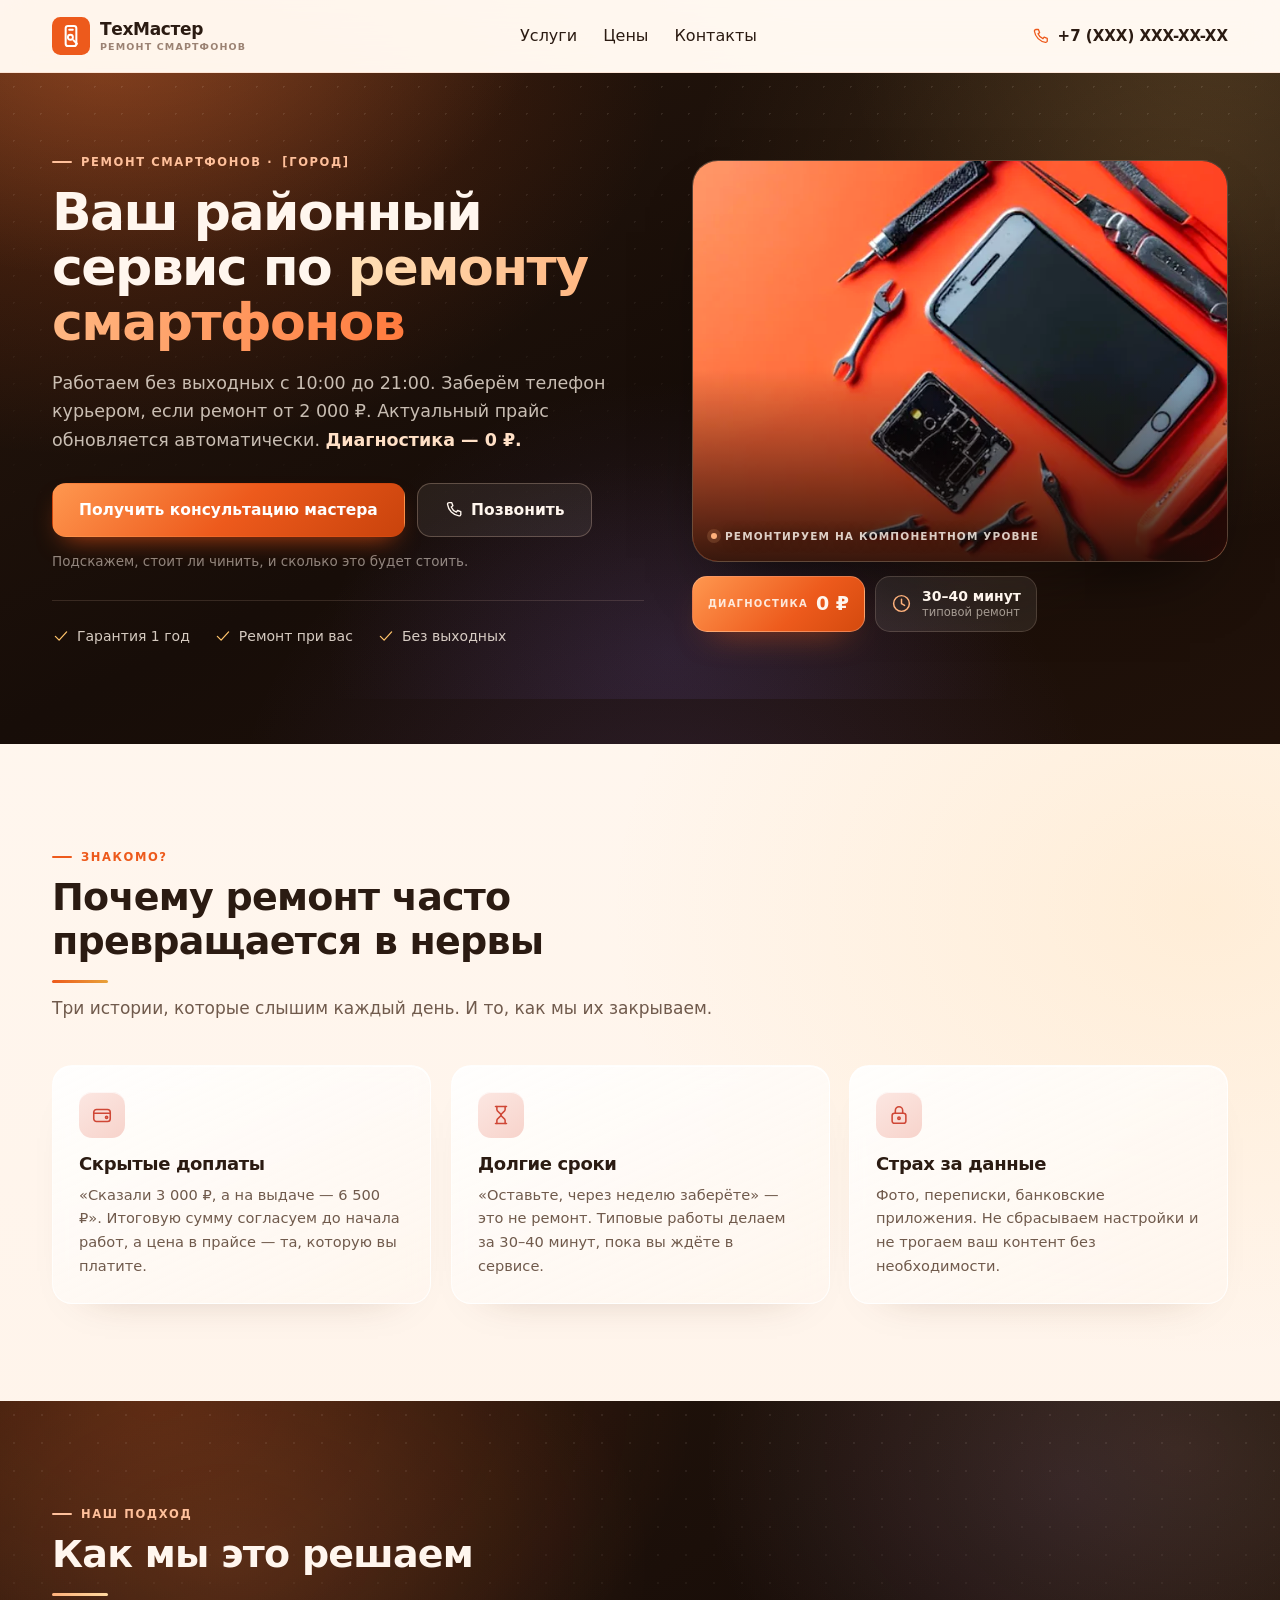
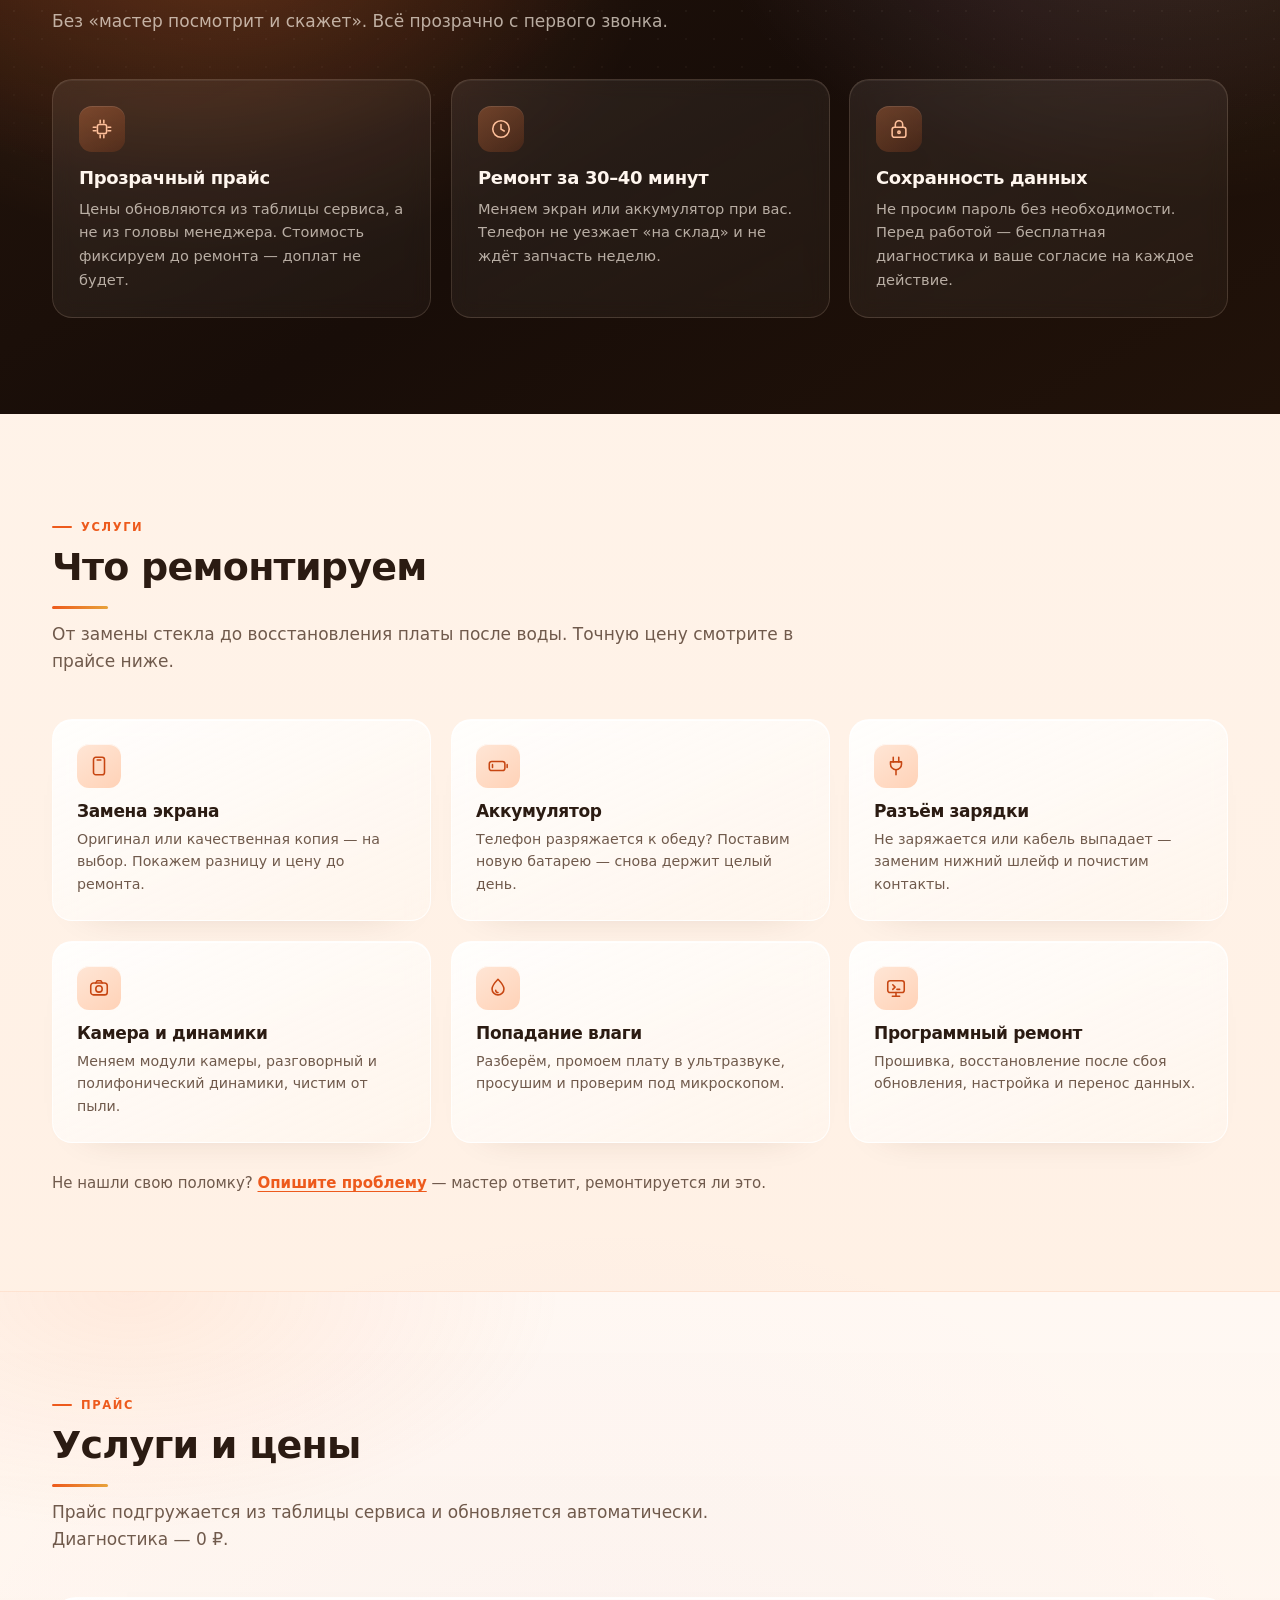
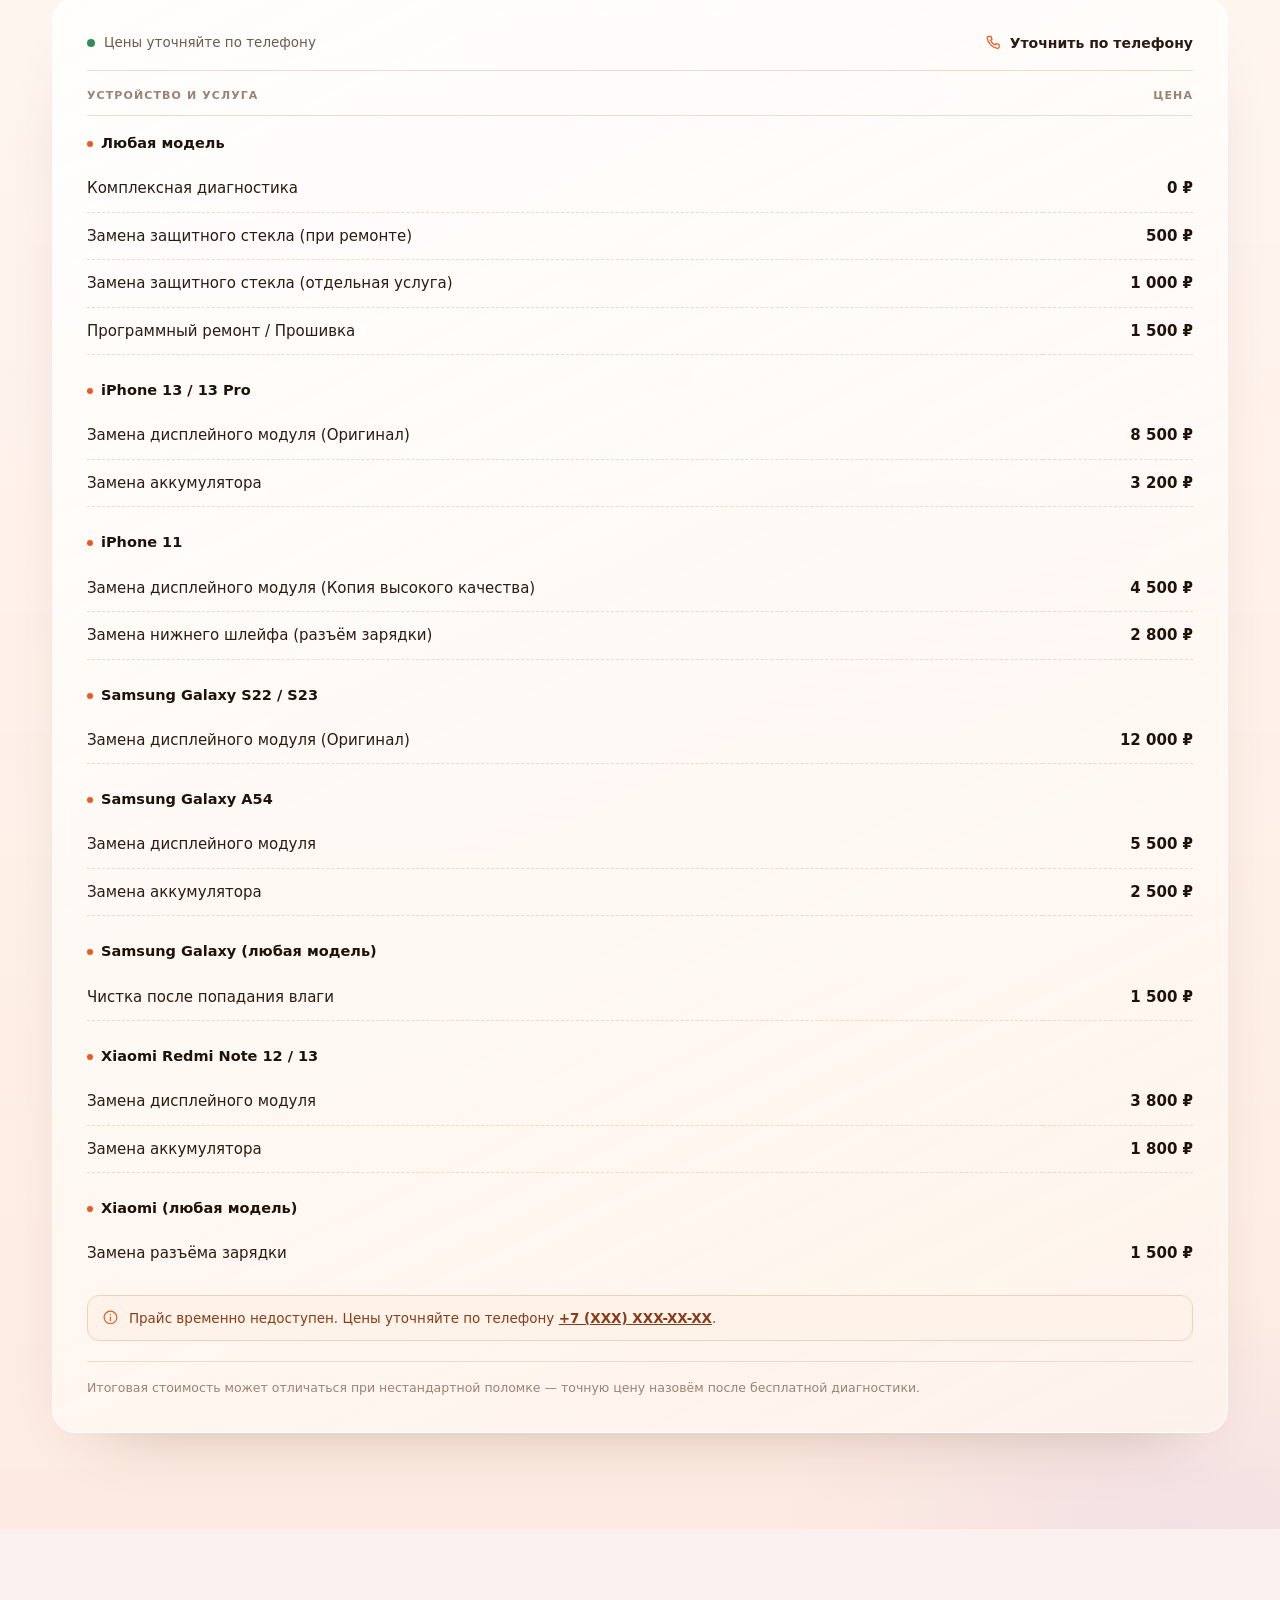
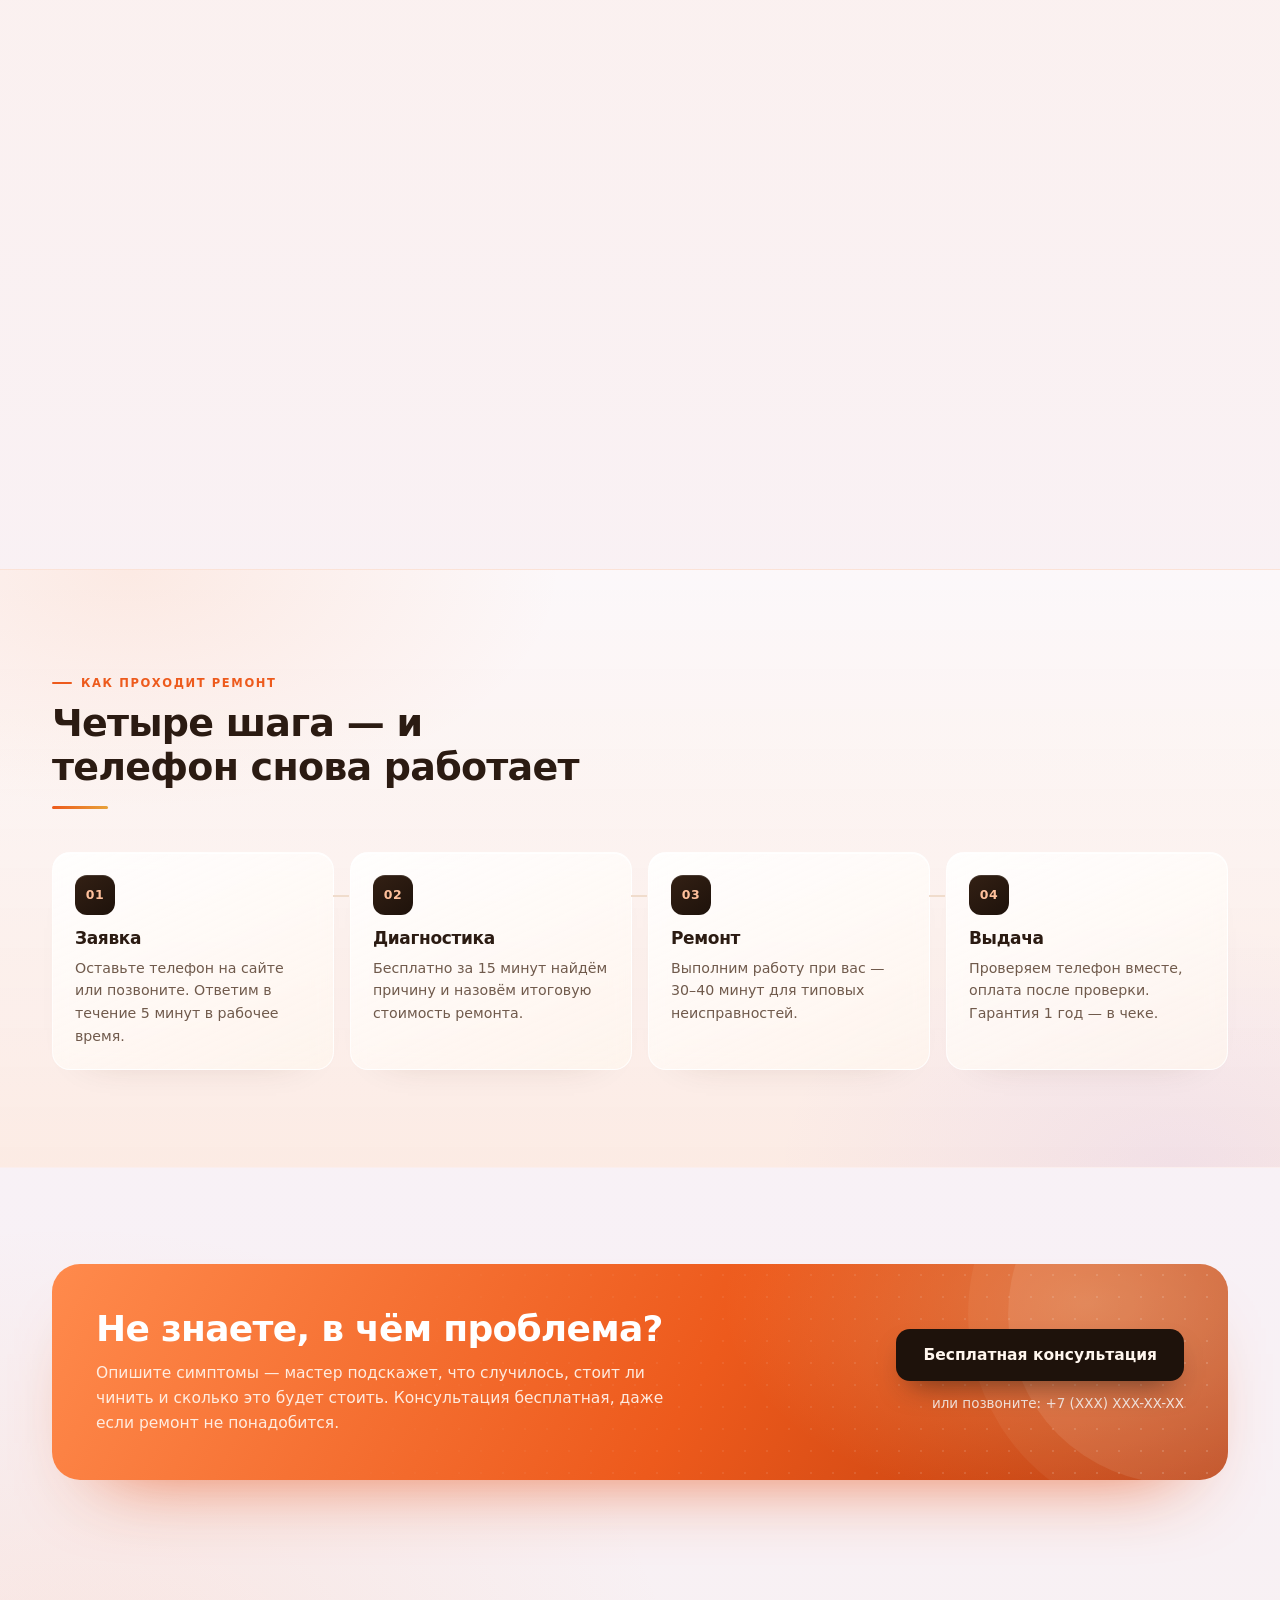
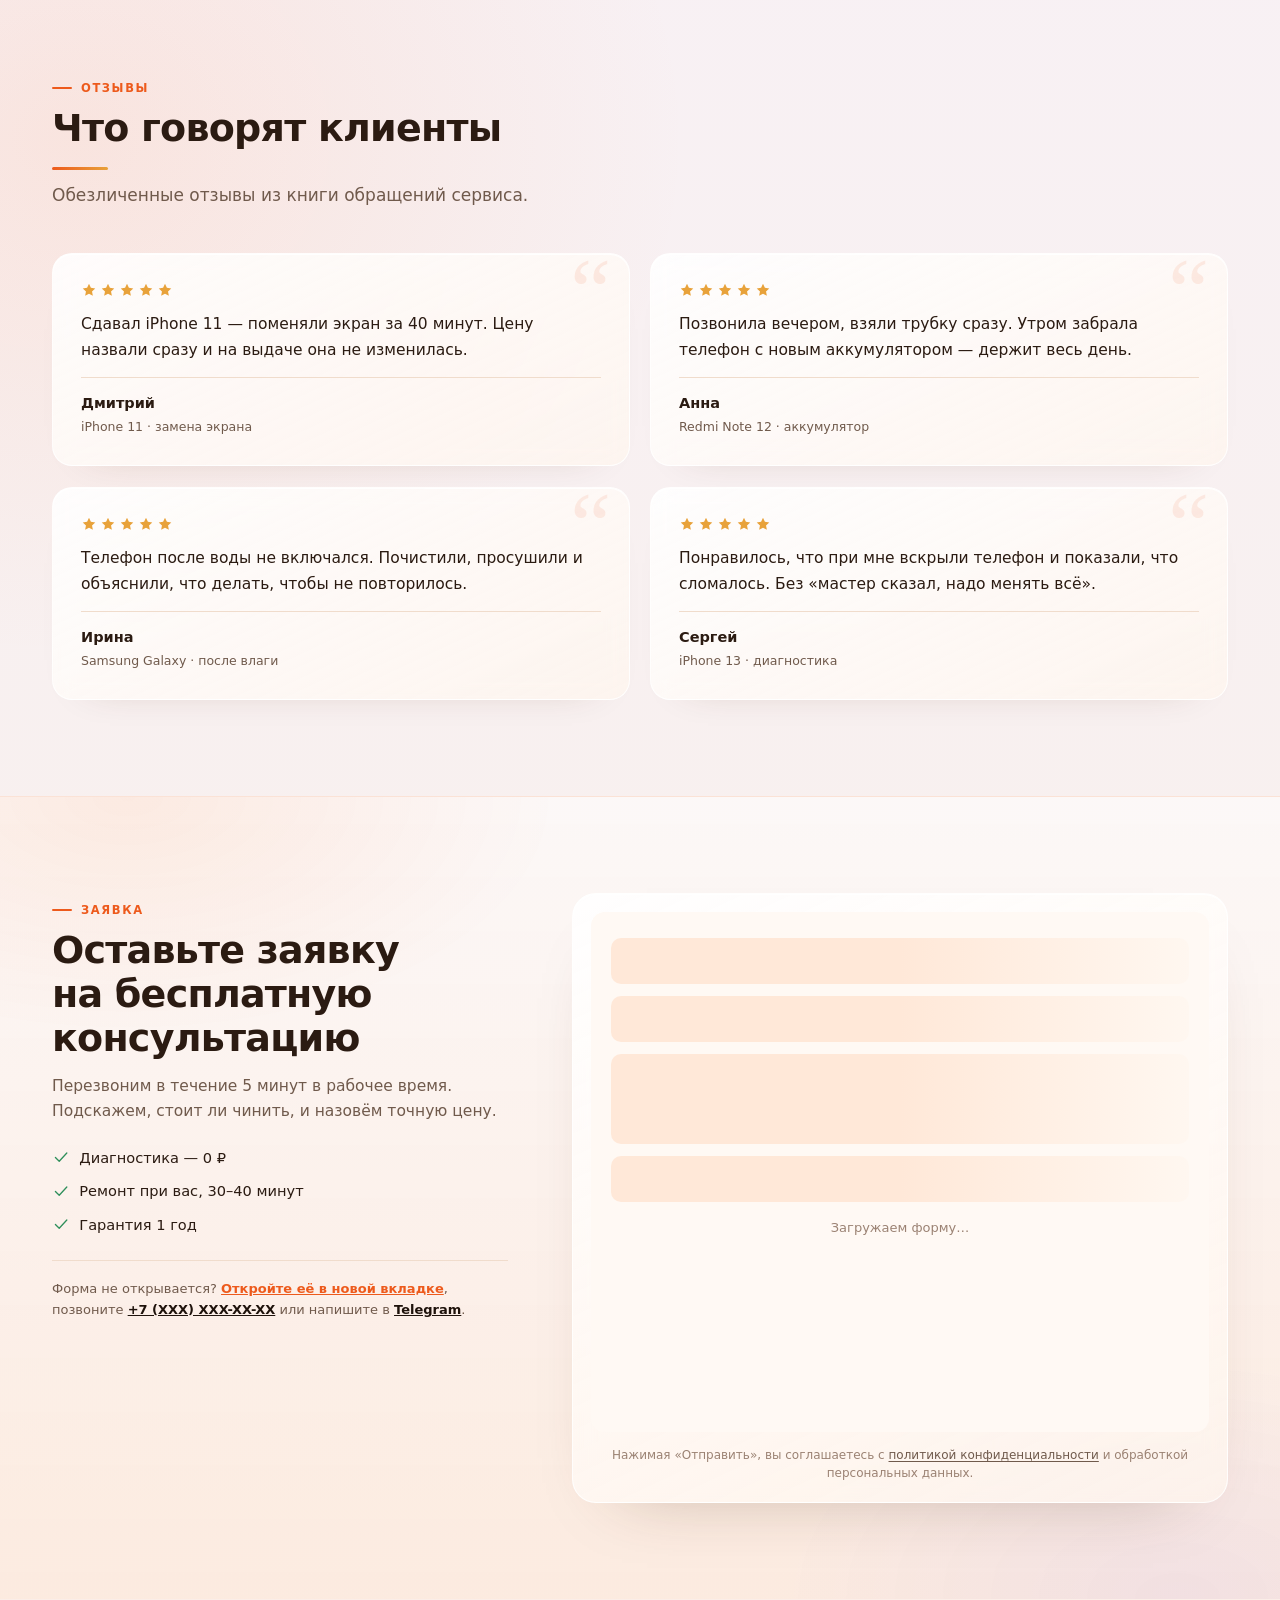
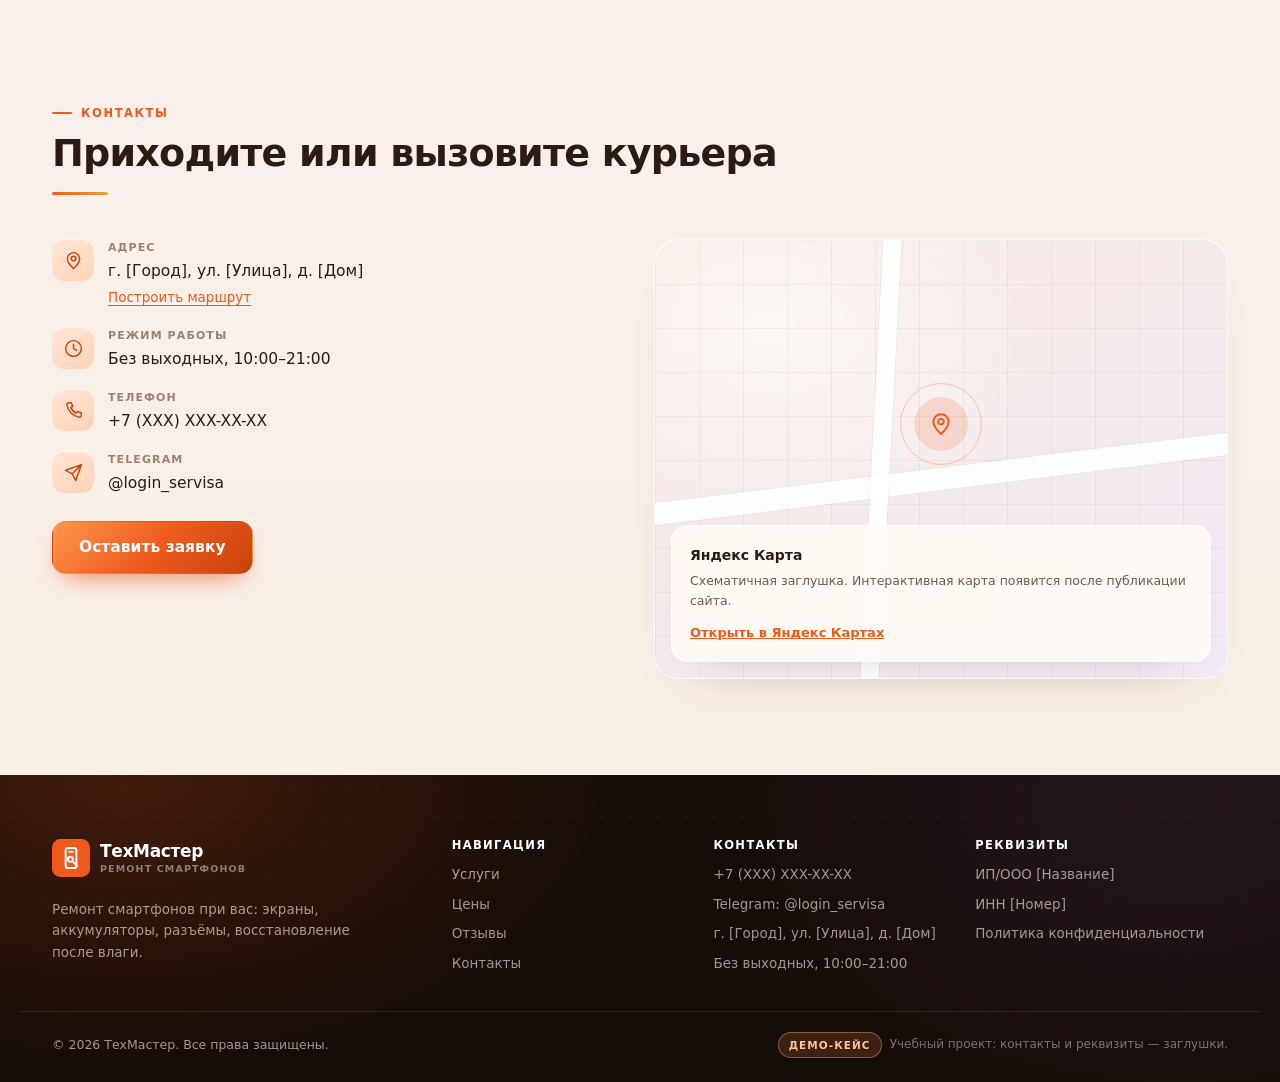
<file: index.html>
<!DOCTYPE html>
<html lang="ru" class="no-js">
<head>
  <meta charset="utf-8">
  <meta name="viewport" content="width=device-width, initial-scale=1">
  <title>Ремонт телефонов в [Город] — честные цены, гарантия 1 год</title>
  <meta name="description" content="Ремонт смартфонов при вас за 30 минут. Актуальные цены, оригинальные запчасти. Бесплатная диагностика.">
  <meta name="theme-color" content="#1E120B">
  <meta name="format-detection" content="telephone=no">

  <meta property="og:type" content="website">
  <meta property="og:title" content="Ремонт телефонов в [Город] — честные цены, гарантия 1 год">
  <meta property="og:description" content="Ремонт смартфонов при вас за 30 минут. Актуальные цены, оригинальные запчасти. Бесплатная диагностика.">
  <meta property="og:image" content="assets/hero-photo-960.webp">
  <meta property="og:locale" content="ru_RU">

  <link rel="icon" href="assets/favicon.svg" type="image/svg+xml">
  <link rel="preconnect" href="https://docs.google.com">
  <link rel="preconnect" href="https://forms.yandex.ru">
  <link rel="stylesheet" href="css/style.css">
  <script>document.documentElement.classList.replace('no-js', 'js');</script>
</head>
<body>
  <a class="skip-link" href="#main">Перейти к содержанию</a>

  <svg class="sprite" aria-hidden="true" focusable="false">
    <symbol id="i-screen" viewBox="0 0 24 24"><rect x="6" y="2.5" width="12" height="19" rx="2.5"/><path d="M10 5.5h4"/></symbol>
    <symbol id="i-battery" viewBox="0 0 24 24"><rect x="2.5" y="7" width="17" height="10" rx="2.5"/><path d="M22 10.5v3M6 10.5v3"/></symbol>
    <symbol id="i-plug" viewBox="0 0 24 24"><path d="M9 2.5v5M15 2.5v5"/><path d="M6 7.5h12v2.5a6 6 0 0 1-12 0z"/><path d="M12 16v5.5"/></symbol>
    <symbol id="i-camera" viewBox="0 0 24 24"><rect x="3" y="6.5" width="18" height="13" rx="3"/><circle cx="12" cy="13" r="3.5"/><path d="M8.5 6.5 10 4h4l1.5 2.5"/></symbol>
    <symbol id="i-water" viewBox="0 0 24 24"><path d="M12 2.5s6.5 6.7 6.5 10.5a6.5 6.5 0 0 1-13 0C5.5 9.2 12 2.5 12 2.5z"/><path d="M9.5 14.5a2.5 2.5 0 0 0 2.5 2.5"/></symbol>
    <symbol id="i-software" viewBox="0 0 24 24"><rect x="3" y="4" width="18" height="13" rx="2.5"/><path d="M8 21h8M12 17v4"/><path d="M8.5 8.5 11 11l-2.5 2.5M13 13.5h3"/></symbol>
    <symbol id="i-shield" viewBox="0 0 24 24"><path d="M12 2.8 5 5.4v6c0 4.3 2.9 7.9 7 9.8 4.1-1.9 7-5.5 7-9.8v-6L12 2.8z"/><path d="m9 11.6 2 2 4-4"/></symbol>
    <symbol id="i-clock" viewBox="0 0 24 24"><circle cx="12" cy="12" r="9"/><path d="M12 7v5.2l3.5 2"/></symbol>
    <symbol id="i-chip" viewBox="0 0 24 24"><rect x="7" y="7" width="10" height="10" rx="2"/><path d="M10 2.5v3M14 2.5v3M10 18.5v3M14 18.5v3M2.5 10h3M2.5 14h3M18.5 10h3M18.5 14h3"/></symbol>
    <symbol id="i-lock" viewBox="0 0 24 24"><rect x="4.5" y="10" width="15" height="11" rx="2.5"/><path d="M8 10V7a4 4 0 0 1 8 0v3"/><circle cx="12" cy="15.5" r="1.3"/></symbol>
    <symbol id="i-wallet" viewBox="0 0 24 24"><rect x="3" y="6" width="18" height="13" rx="3"/><path d="M3 10h18"/><circle cx="17" cy="14.5" r="1.2"/></symbol>
    <symbol id="i-hourglass" viewBox="0 0 24 24"><path d="M6 2.8h12M6 21.2h12"/><path d="M7.5 2.8v3.4c0 2.1 4.5 3.6 4.5 5.8s-4.5 3.7-4.5 5.8v3.4"/><path d="M16.5 2.8v3.4c0 2.1-4.5 3.6-4.5 5.8s4.5 3.7 4.5 5.8v3.4"/></symbol>
    <symbol id="i-phone" viewBox="0 0 24 24"><path d="M6.5 3.2h3l1.5 4-2 1.5a11.2 11.2 0 0 0 6.3 6.3l1.5-2 4 1.5v3a2 2 0 0 1-2.2 2.1A16.6 16.6 0 0 1 4.4 5.4 2 2 0 0 1 6.5 3.2z"/></symbol>
    <symbol id="i-telegram" viewBox="0 0 24 24"><path d="M21 3 10.5 13.5M21 3l-6.5 18-4-7.5L3 9.5 21 3z"/></symbol>
    <symbol id="i-pin" viewBox="0 0 24 24"><path d="M12 21.2s7-6.3 7-11.2a7 7 0 1 0-14 0c0 4.9 7 11.2 7 11.2z"/><circle cx="12" cy="9.8" r="2.6"/></symbol>
    <symbol id="i-star" viewBox="0 0 24 24"><path d="m12 2.8 2.85 6 6.55.85-4.85 4.55 1.25 6.6L12 17.5l-5.8 3.3 1.25-6.6L2.6 9.65 9.15 8.8 12 2.8z" fill="currentColor" stroke="none"/></symbol>
    <symbol id="i-check" viewBox="0 0 24 24"><path d="m4.5 12.5 5 5 10-11"/></symbol>
    <symbol id="i-arrow" viewBox="0 0 24 24"><path d="M4 12h16M14.5 6.5 21 12l-6.5 5.5"/></symbol>
    <symbol id="i-menu" viewBox="0 0 24 24"><path d="M4 7h16M4 12h16M4 17h16"/></symbol>
    <symbol id="i-close" viewBox="0 0 24 24"><path d="m6 6 12 12M18 6 6 18"/></symbol>
    <symbol id="i-info" viewBox="0 0 24 24"><circle cx="12" cy="12" r="9"/><path d="M12 11v6M12 7.5v.5"/></symbol>
  </svg>

  <header class="header" id="top">
    <div class="container header__inner">
      <a class="logo" href="#top" aria-label="ТехМастер — на главную">
        <span class="logo__mark" aria-hidden="true">
          <svg viewBox="0 0 64 64"><rect width="64" height="64" rx="14" fill="currentColor"/><rect x="23" y="15" width="18" height="34" rx="4" fill="none" stroke="#fff" stroke-width="3.4"/><path d="M29 21.5h6" stroke="#fff" stroke-width="3.4" stroke-linecap="round"/><circle cx="31" cy="34" r="4.2" fill="none" stroke="#fff" stroke-width="3.2"/><path d="M36 39 42 45" stroke="#fff" stroke-width="3.2" stroke-linecap="round"/></svg>
        </span>
        <span class="logo__text">ТехМастер<small>ремонт смартфонов</small></span>
      </a>

      <nav class="nav" id="nav" aria-label="Основная навигация">
        <a href="#services">Услуги</a>
        <a href="#prices">Цены</a>
        <a href="#contacts">Контакты</a>
        <a class="nav__phone" href="tel:+70000000000">+7 (XXX) XXX-XX-XX</a>
        <a class="btn btn--primary nav__btn" href="#form">Консультация</a>
      </nav>

      <a class="header__phone" href="tel:+70000000000">
        <svg class="icon" aria-hidden="true"><use href="#i-phone"/></svg>
        <span>+7 (XXX) XXX-XX-XX</span>
      </a>

      <button class="burger" type="button" aria-expanded="false" aria-controls="nav" aria-label="Открыть меню">
        <svg class="icon burger__open" aria-hidden="true"><use href="#i-menu"/></svg>
        <svg class="icon burger__close" aria-hidden="true"><use href="#i-close"/></svg>
      </button>
    </div>
  </header>

  <main id="main">
    <!-- HERO -->
    <section class="hero" aria-labelledby="hero-title">
      <div class="hero__glow" aria-hidden="true"></div>
      <div class="container hero__inner">
        <div class="hero__content reveal">
          <p class="eyebrow eyebrow--light">Ремонт смартфонов · <span class="nowrap">[Город]</span></p>
          <h1 id="hero-title">Ваш районный сервис по&nbsp;<span class="hero__accent">ремонту смартфонов</span></h1>
          <p class="hero__lead">
            Работаем без выходных с&nbsp;10:00 до&nbsp;21:00. Заберём телефон курьером, если ремонт от&nbsp;2&nbsp;000&nbsp;₽.
            Актуальный прайс обновляется автоматически. <strong>Диагностика — 0&nbsp;₽.</strong>
          </p>
          <div class="hero__actions">
            <a class="btn btn--primary btn--lg" href="#form">Получить консультацию мастера</a>
            <a class="btn btn--ghost btn--lg" href="tel:+70000000000">
              <svg class="icon" aria-hidden="true"><use href="#i-phone"/></svg>
              Позвонить
            </a>
          </div>
          <p class="hero__micro">Подскажем, стоит ли чинить, и сколько это будет стоить.</p>

          <ul class="hero__stats">
            <li><svg class="icon" aria-hidden="true"><use href="#i-check"/></svg> Гарантия 1 год</li>
            <li><svg class="icon" aria-hidden="true"><use href="#i-check"/></svg> Ремонт при вас</li>
            <li><svg class="icon" aria-hidden="true"><use href="#i-check"/></svg> Без выходных</li>
          </ul>
        </div>

        <div class="hero__visual reveal" style="--delay:.12s">
          <div class="hero__photo" data-photo>
            <img
              src="assets/hero-photo-640.webp"
              srcset="assets/hero-photo-640.webp 640w, assets/hero-photo-960.webp 960w"
              sizes="(min-width: 1200px) 540px, (min-width: 900px) 46vw, 100vw"
              alt="Смартфон и инструменты для ремонта на оранжевом фоне"
              width="960" height="720" decoding="async" fetchpriority="high">
            <span class="hero__photo-caption">Ремонтируем на компонентном уровне</span>
            <svg class="hero__art" viewBox="0 0 400 300" preserveAspectRatio="xMidYMid slice" aria-hidden="true" focusable="false">
              <circle cx="200" cy="150" r="112" fill="none" stroke="rgba(255,255,255,.09)" stroke-dasharray="4 10"/>
              <circle cx="200" cy="150" r="76" fill="none" stroke="rgba(255,255,255,.06)"/>
              <rect x="162" y="66" width="76" height="168" rx="17" fill="rgba(255,255,255,.04)" stroke="rgba(255,255,255,.28)" stroke-width="2"/>
              <rect x="174" y="80" width="52" height="126" rx="7" fill="rgba(244,81,30,.12)" stroke="rgba(244,81,30,.55)" stroke-width="1.5"/>
              <circle cx="200" cy="220" r="5" fill="rgba(255,255,255,.35)"/>
              <path d="M186 112h28M186 126h18M186 140h24" stroke="rgba(255,255,255,.4)" stroke-width="3" stroke-linecap="round"/>
              <path d="M186 168h10l6 10 8-18 6 8h8" stroke="#FF8A4C" stroke-width="3" stroke-linecap="round" stroke-linejoin="round" fill="none"/>
              <circle cx="292" cy="96" r="5" fill="#FF8A4C" opacity=".7"/>
              <circle cx="108" cy="204" r="4" fill="#6EA8FF" opacity=".6"/>
              <circle cx="304" cy="204" r="3" fill="#6EE7A8" opacity=".6"/>
            </svg>
          </div>
          <div class="hero__badges">
            <div class="float-card float-card--accent">
              <span class="float-card__label">Диагностика</span>
              <strong>0 ₽</strong>
            </div>
            <div class="float-card float-card--time">
              <svg class="icon" aria-hidden="true"><use href="#i-clock"/></svg>
              <div><strong>30–40 минут</strong><span>типовой ремонт</span></div>
            </div>
          </div>
        </div>
      </div>
    </section>

    <!-- PAINS -->
    <section class="section" id="pains" aria-labelledby="pains-title">
      <div class="container">
        <header class="section__head reveal">
          <p class="eyebrow">Знакомо?</p>
          <h2 id="pains-title">Почему ремонт часто превращается в&nbsp;нервы</h2>
          <p class="section__lead">Три истории, которые слышим каждый день. И то, как мы их закрываем.</p>
        </header>
        <div class="grid grid--3">
          <article class="card card--pain reveal">
            <span class="card__icon card__icon--red"><svg class="icon" aria-hidden="true"><use href="#i-wallet"/></svg></span>
            <h3>Скрытые доплаты</h3>
            <p>«Сказали 3 000 ₽, а на выдаче — 6 500 ₽». Итоговую сумму согласуем до начала работ, а цена в прайсе — та, которую вы платите.</p>
          </article>
          <article class="card card--pain reveal" style="--delay:.08s">
            <span class="card__icon card__icon--red"><svg class="icon" aria-hidden="true"><use href="#i-hourglass"/></svg></span>
            <h3>Долгие сроки</h3>
            <p>«Оставьте, через неделю заберёте» — это не ремонт. Типовые работы делаем за 30–40 минут, пока вы ждёте в сервисе.</p>
          </article>
          <article class="card card--pain reveal" style="--delay:.16s">
            <span class="card__icon card__icon--red"><svg class="icon" aria-hidden="true"><use href="#i-lock"/></svg></span>
            <h3>Страх за данные</h3>
            <p>Фото, переписки, банковские приложения. Не сбрасываем настройки и не трогаем ваш контент без необходимости.</p>
          </article>
        </div>
      </div>
    </section>

    <!-- SOLUTIONS -->
    <section class="section section--dark" id="solutions" aria-labelledby="solutions-title">
      <div class="container">
        <header class="section__head section__head--light reveal">
          <p class="eyebrow eyebrow--light">Наш подход</p>
          <h2 id="solutions-title">Как мы это решаем</h2>
          <p class="section__lead">Без «мастер посмотрит и скажет». Всё прозрачно с первого звонка.</p>
        </header>
        <div class="grid grid--3">
          <article class="glass reveal">
            <span class="glass__icon"><svg class="icon" aria-hidden="true"><use href="#i-chip"/></svg></span>
            <h3>Прозрачный прайс</h3>
            <p>Цены обновляются из таблицы сервиса, а не из головы менеджера. Стоимость фиксируем до ремонта — доплат не будет.</p>
          </article>
          <article class="glass reveal" style="--delay:.08s">
            <span class="glass__icon"><svg class="icon" aria-hidden="true"><use href="#i-clock"/></svg></span>
            <h3>Ремонт за 30–40 минут</h3>
            <p>Меняем экран или аккумулятор при вас. Телефон не уезжает «на склад» и не ждёт запчасть неделю.</p>
          </article>
          <article class="glass reveal" style="--delay:.16s">
            <span class="glass__icon"><svg class="icon" aria-hidden="true"><use href="#i-lock"/></svg></span>
            <h3>Сохранность данных</h3>
            <p>Не просим пароль без необходимости. Перед работой — бесплатная диагностика и ваше согласие на каждое действие.</p>
          </article>
        </div>
      </div>
    </section>

    <!-- SERVICES -->
    <section class="section" id="services" aria-labelledby="services-title">
      <div class="container">
        <header class="section__head reveal">
          <p class="eyebrow">Услуги</p>
          <h2 id="services-title">Что ремонтируем</h2>
          <p class="section__lead">От замены стекла до восстановления платы после воды. Точную цену смотрите в прайсе ниже.</p>
        </header>
        <div class="grid grid--3 services">
          <article class="service reveal">
            <span class="service__icon"><svg class="icon" aria-hidden="true"><use href="#i-screen"/></svg></span>
            <h3>Замена экрана</h3>
            <p>Оригинал или качественная копия — на выбор. Покажем разницу и цену до ремонта.</p>
          </article>
          <article class="service reveal" style="--delay:.06s">
            <span class="service__icon"><svg class="icon" aria-hidden="true"><use href="#i-battery"/></svg></span>
            <h3>Аккумулятор</h3>
            <p>Телефон разряжается к обеду? Поставим новую батарею — снова держит целый день.</p>
          </article>
          <article class="service reveal" style="--delay:.12s">
            <span class="service__icon"><svg class="icon" aria-hidden="true"><use href="#i-plug"/></svg></span>
            <h3>Разъём зарядки</h3>
            <p>Не заряжается или кабель выпадает — заменим нижний шлейф и почистим контакты.</p>
          </article>
          <article class="service reveal">
            <span class="service__icon"><svg class="icon" aria-hidden="true"><use href="#i-camera"/></svg></span>
            <h3>Камера и динамики</h3>
            <p>Меняем модули камеры, разговорный и полифонический динамики, чистим от пыли.</p>
          </article>
          <article class="service reveal" style="--delay:.06s">
            <span class="service__icon"><svg class="icon" aria-hidden="true"><use href="#i-water"/></svg></span>
            <h3>Попадание влаги</h3>
            <p>Разберём, промоем плату в ультразвуке, просушим и проверим под микроскопом.</p>
          </article>
          <article class="service reveal" style="--delay:.12s">
            <span class="service__icon"><svg class="icon" aria-hidden="true"><use href="#i-software"/></svg></span>
            <h3>Программный ремонт</h3>
            <p>Прошивка, восстановление после сбоя обновления, настройка и перенос данных.</p>
          </article>
        </div>
        <p class="services__note reveal">
          Не нашли свою поломку? <a href="#form">Опишите проблему</a> — мастер ответит, ремонтируется ли это.
        </p>
      </div>
    </section>

    <!-- PRICES -->
    <section class="section section--tint" id="prices" aria-labelledby="prices-title">
      <div class="container">
        <header class="section__head reveal">
          <p class="eyebrow">Прайс</p>
          <h2 id="prices-title">Услуги и цены</h2>
          <p class="section__lead">Прайс подгружается из таблицы сервиса и обновляется автоматически. Диагностика — 0 ₽.</p>
        </header>

        <div class="price-card reveal">
          <div class="price-card__top">
            <div class="price-live">
              <span class="price-live__dot" aria-hidden="true"></span>
              <span id="priceStatus" role="status" aria-live="polite">Прайс обновляется автоматически</span>
            </div>
            <a class="price-card__phone" href="tel:+70000000000">
              <svg class="icon" aria-hidden="true"><use href="#i-phone"/></svg>
              Уточнить по телефону
            </a>
          </div>

          <!-- Динамический прайс -->
          <div id="priceDynamic" hidden></div>

          <!-- Статичный снимок: виден без JS и при недоступности Google -->
          <div id="priceFallback">
            <table class="price-table">
              <caption class="visually-hidden">Прайс-лист сервиса по ремонту смартфонов</caption>
              <thead>
                <tr><th scope="col">Устройство и услуга</th><th scope="col">Цена</th></tr>
              </thead>
              <tbody>
                <tr class="price-group"><th colspan="2" scope="rowgroup">Любая модель</th></tr>
                <tr><td>Комплексная диагностика</td><td>0 ₽</td></tr>
                <tr><td>Замена защитного стекла (при ремонте)</td><td>500 ₽</td></tr>
                <tr><td>Замена защитного стекла (отдельная услуга)</td><td>1 000 ₽</td></tr>
                <tr><td>Программный ремонт / Прошивка</td><td>1 500 ₽</td></tr>

                <tr class="price-group"><th colspan="2" scope="rowgroup">iPhone 13 / 13 Pro</th></tr>
                <tr><td>Замена дисплейного модуля (Оригинал)</td><td>8 500 ₽</td></tr>
                <tr><td>Замена аккумулятора</td><td>3 200 ₽</td></tr>

                <tr class="price-group"><th colspan="2" scope="rowgroup">iPhone 11</th></tr>
                <tr><td>Замена дисплейного модуля (Копия высокого качества)</td><td>4 500 ₽</td></tr>
                <tr><td>Замена нижнего шлейфа (разъём зарядки)</td><td>2 800 ₽</td></tr>

                <tr class="price-group"><th colspan="2" scope="rowgroup">Samsung Galaxy S22 / S23</th></tr>
                <tr><td>Замена дисплейного модуля (Оригинал)</td><td>12 000 ₽</td></tr>

                <tr class="price-group"><th colspan="2" scope="rowgroup">Samsung Galaxy A54</th></tr>
                <tr><td>Замена дисплейного модуля</td><td>5 500 ₽</td></tr>
                <tr><td>Замена аккумулятора</td><td>2 500 ₽</td></tr>

                <tr class="price-group"><th colspan="2" scope="rowgroup">Samsung Galaxy (любая модель)</th></tr>
                <tr><td>Чистка после попадания влаги</td><td>1 500 ₽</td></tr>

                <tr class="price-group"><th colspan="2" scope="rowgroup">Xiaomi Redmi Note 12 / 13</th></tr>
                <tr><td>Замена дисплейного модуля</td><td>3 800 ₽</td></tr>
                <tr><td>Замена аккумулятора</td><td>1 800 ₽</td></tr>

                <tr class="price-group"><th colspan="2" scope="rowgroup">Xiaomi (любая модель)</th></tr>
                <tr><td>Замена разъёма зарядки</td><td>1 500 ₽</td></tr>
              </tbody>
            </table>
          </div>

          <p class="price-note" id="priceNote" hidden>
            <svg class="icon" aria-hidden="true"><use href="#i-info"/></svg>
            <span><span id="priceNoteText">Прайс временно недоступен. Цены уточняйте по телефону</span> <a href="tel:+70000000000">+7 (XXX) XXX-XX-XX</a>.</span>
          </p>

          <p class="price-card__foot">
            Итоговая стоимость может отличаться при нестандартной поломке — точную цену назовём после бесплатной диагностики.
          </p>
        </div>
      </div>
    </section>

    <!-- ADVANTAGES -->
    <section class="section" id="why" aria-labelledby="why-title">
      <div class="container">
        <header class="section__head reveal">
          <p class="eyebrow">Почему нам доверяют</p>
          <h2 id="why-title">Четыре причины оставить телефон у&nbsp;нас</h2>
        </header>
        <div class="grid grid--4">
          <article class="card card--plus reveal">
            <span class="card__icon"><svg class="icon" aria-hidden="true"><use href="#i-shield"/></svg></span>
            <h3>Гарантия 1 год</h3>
            <p>Письменная гарантия на работу и запчасть. Если что-то пойдёт не так — переделаем бесплатно.</p>
          </article>
          <article class="card card--plus reveal" style="--delay:.06s">
            <span class="card__icon"><svg class="icon" aria-hidden="true"><use href="#i-clock"/></svg></span>
            <h3>Ремонт при вас</h3>
            <p>Вскрываем и меняем детали на ваших глазах. Телефон не покидает сервис без вашего согласия.</p>
          </article>
          <article class="card card--plus reveal" style="--delay:.12s">
            <span class="card__icon"><svg class="icon" aria-hidden="true"><use href="#i-chip"/></svg></span>
            <h3>Оригинальные запчасти</h3>
            <p>Оригинал или качественный аналог — показываем варианты и разницу в цене. Выбор всегда за вами.</p>
          </article>
          <article class="card card--plus reveal" style="--delay:.18s">
            <span class="card__icon"><svg class="icon" aria-hidden="true"><use href="#i-lock"/></svg></span>
            <h3>Сохранность данных</h3>
            <p>Не сбрасываем настройки и не трогаем контент. При необходимости поможем с резервной копией.</p>
          </article>
        </div>
      </div>
    </section>

    <!-- STEPS -->
    <section class="section section--tint" id="steps" aria-labelledby="steps-title">
      <div class="container">
        <header class="section__head reveal">
          <p class="eyebrow">Как проходит ремонт</p>
          <h2 id="steps-title">Четыре шага — и телефон снова работает</h2>
        </header>
        <ol class="steps">
          <li class="step reveal">
            <span class="step__num">01</span>
            <h3>Заявка</h3>
            <p>Оставьте телефон на сайте или позвоните. Ответим в течение 5 минут в рабочее время.</p>
          </li>
          <li class="step reveal" style="--delay:.08s">
            <span class="step__num">02</span>
            <h3>Диагностика</h3>
            <p>Бесплатно за 15 минут найдём причину и назовём итоговую стоимость ремонта.</p>
          </li>
          <li class="step reveal" style="--delay:.16s">
            <span class="step__num">03</span>
            <h3>Ремонт</h3>
            <p>Выполним работу при вас — 30–40 минут для типовых неисправностей.</p>
          </li>
          <li class="step reveal" style="--delay:.24s">
            <span class="step__num">04</span>
            <h3>Выдача</h3>
            <p>Проверяем телефон вместе, оплата после проверки. Гарантия 1 год — в чеке.</p>
          </li>
        </ol>
      </div>
    </section>

    <!-- CTA -->
    <section class="section cta" id="cta" aria-labelledby="cta-title">
      <div class="container">
        <div class="cta__card reveal">
          <div class="cta__text">
            <h2 id="cta-title">Не знаете, в&nbsp;чём проблема?</h2>
            <p>Опишите симптомы — мастер подскажет, что случилось, стоит ли чинить и сколько это будет стоить. Консультация бесплатная, даже если ремонт не понадобится.</p>
          </div>
          <div class="cta__actions">
            <a class="btn btn--dark btn--lg" href="#form">Бесплатная консультация</a>
            <a class="cta__phone" href="tel:+70000000000">или позвоните: +7 (XXX) XXX-XX-XX</a>
          </div>
        </div>
      </div>
    </section>

    <!-- REVIEWS -->
    <section class="section" id="reviews" aria-labelledby="reviews-title">
      <div class="container">
        <header class="section__head reveal">
          <p class="eyebrow">Отзывы</p>
          <h2 id="reviews-title">Что говорят клиенты</h2>
          <p class="section__lead">Обезличенные отзывы из книги обращений сервиса.</p>
        </header>
        <div class="grid grid--2 reviews">
          <figure class="review reveal">
            <div class="review__stars" aria-label="Оценка 5 из 5">
              <svg class="icon" aria-hidden="true"><use href="#i-star"/></svg><svg class="icon" aria-hidden="true"><use href="#i-star"/></svg><svg class="icon" aria-hidden="true"><use href="#i-star"/></svg><svg class="icon" aria-hidden="true"><use href="#i-star"/></svg><svg class="icon" aria-hidden="true"><use href="#i-star"/></svg>
            </div>
            <blockquote>Сдавал iPhone 11 — поменяли экран за 40 минут. Цену назвали сразу и на выдаче она не изменилась.</blockquote>
            <figcaption><strong>Дмитрий</strong><span>iPhone 11 · замена экрана</span></figcaption>
          </figure>
          <figure class="review reveal" style="--delay:.06s">
            <div class="review__stars" aria-label="Оценка 5 из 5">
              <svg class="icon" aria-hidden="true"><use href="#i-star"/></svg><svg class="icon" aria-hidden="true"><use href="#i-star"/></svg><svg class="icon" aria-hidden="true"><use href="#i-star"/></svg><svg class="icon" aria-hidden="true"><use href="#i-star"/></svg><svg class="icon" aria-hidden="true"><use href="#i-star"/></svg>
            </div>
            <blockquote>Позвонила вечером, взяли трубку сразу. Утром забрала телефон с новым аккумулятором — держит весь день.</blockquote>
            <figcaption><strong>Анна</strong><span>Redmi Note 12 · аккумулятор</span></figcaption>
          </figure>
          <figure class="review reveal" style="--delay:.12s">
            <div class="review__stars" aria-label="Оценка 5 из 5">
              <svg class="icon" aria-hidden="true"><use href="#i-star"/></svg><svg class="icon" aria-hidden="true"><use href="#i-star"/></svg><svg class="icon" aria-hidden="true"><use href="#i-star"/></svg><svg class="icon" aria-hidden="true"><use href="#i-star"/></svg><svg class="icon" aria-hidden="true"><use href="#i-star"/></svg>
            </div>
            <blockquote>Телефон после воды не включался. Почистили, просушили и объяснили, что делать, чтобы не повторилось.</blockquote>
            <figcaption><strong>Ирина</strong><span>Samsung Galaxy · после влаги</span></figcaption>
          </figure>
          <figure class="review reveal" style="--delay:.18s">
            <div class="review__stars" aria-label="Оценка 5 из 5">
              <svg class="icon" aria-hidden="true"><use href="#i-star"/></svg><svg class="icon" aria-hidden="true"><use href="#i-star"/></svg><svg class="icon" aria-hidden="true"><use href="#i-star"/></svg><svg class="icon" aria-hidden="true"><use href="#i-star"/></svg><svg class="icon" aria-hidden="true"><use href="#i-star"/></svg>
            </div>
            <blockquote>Понравилось, что при мне вскрыли телефон и показали, что сломалось. Без «мастер сказал, надо менять всё».</blockquote>
            <figcaption><strong>Сергей</strong><span>iPhone 13 · диагностика</span></figcaption>
          </figure>
        </div>
      </div>
    </section>

    <!-- FORM -->
    <section class="section section--tint" id="form" aria-labelledby="form-title">
      <div class="container">
        <div class="form-wrap">
          <div class="form-wrap__aside reveal">
            <p class="eyebrow">Заявка</p>
            <h2 id="form-title">Оставьте заявку на&nbsp;бесплатную консультацию</h2>
            <p class="form-wrap__lead">Перезвоним в течение 5 минут в рабочее время. Подскажем, стоит ли чинить, и назовём точную цену.</p>
            <ul class="form-wrap__list">
              <li><svg class="icon" aria-hidden="true"><use href="#i-check"/></svg> Диагностика — 0 ₽</li>
              <li><svg class="icon" aria-hidden="true"><use href="#i-check"/></svg> Ремонт при вас, 30–40 минут</li>
              <li><svg class="icon" aria-hidden="true"><use href="#i-check"/></svg> Гарантия 1 год</li>
            </ul>
            <p class="form-wrap__fallback">
              Форма не открывается? <a class="form-wrap__fallback-link" href="https://forms.yandex.ru/u/6adb26714a052da37d5cf63d/" target="_blank" rel="noopener">Откройте её в новой вкладке</a>,
              позвоните <a href="tel:+70000000000">+7 (XXX) XXX-XX-XX</a> или напишите в
              <a href="https://t.me/login_servisa" target="_blank" rel="noopener">Telegram</a>.
            </p>
          </div>

          <div class="form-card reveal" style="--delay:.1s">
            <div class="form-frame" data-form-frame>
              <div class="form-frame__skeleton" aria-hidden="true">
                <span></span><span></span><span></span><span></span>
                <p>Загружаем форму…</p>
              </div>
              <iframe
                src="https://forms.yandex.ru/u/6adb26714a052da37d5cf63d?iframe=1"
                name="ya-form-6adb26714a052da37d5cf63d"
                title="Форма заявки на бесплатную консультацию"
                width="100%"
                loading="lazy"
                frameborder="0"></iframe>
              <div class="form-frame__fallback" hidden>
                <span class="form-frame__fallback-icon" aria-hidden="true">
                  <svg class="icon"><use href="#i-info"/></svg>
                </span>
                <h3>Форма не открылась</h3>
                <p>Похоже, браузер или сеть блокируют встроенную форму. Откройте её в новой вкладке — это займёт пару секунд.</p>
                <a class="btn btn--primary" href="https://forms.yandex.ru/u/6adb26714a052da37d5cf63d/" target="_blank" rel="noopener">Открыть форму в новой вкладке</a>
                <p class="form-frame__fallback-sub">
                  Или <a href="tel:+70000000000">позвоните</a> · <a href="https://t.me/login_servisa" target="_blank" rel="noopener">Telegram</a>
                </p>
              </div>
            </div>
            <p class="form-card__note">
              Нажимая «Отправить», вы соглашаетесь с
              <a href="privacy.html">политикой конфиденциальности</a> и обработкой персональных данных.
            </p>
          </div>
        </div>
      </div>
    </section>

    <!-- CONTACTS -->
    <section class="section" id="contacts" aria-labelledby="contacts-title">
      <div class="container">
        <header class="section__head reveal">
          <p class="eyebrow">Контакты</p>
          <h2 id="contacts-title">Приходите или вызовите курьера</h2>
        </header>

        <div class="contacts">
          <div class="contacts__info reveal">
            <ul class="contact-list">
              <li>
                <span class="contact-list__icon"><svg class="icon" aria-hidden="true"><use href="#i-pin"/></svg></span>
                <div>
                  <span class="contact-list__label">Адрес</span>
                  <p>г. [Город], ул. [Улица], д. [Дом]</p>
                  <a class="contact-list__link" href="https://yandex.ru/maps/?text=%D0%B3.%20%5B%D0%93%D0%BE%D1%80%D0%BE%D0%B4%5D%2C%20%D1%83%D0%BB.%20%5B%D0%A3%D0%BB%D0%B8%D1%86%D0%B0%5D%2C%20%D0%B4.%20%5B%D0%94%D0%BE%D0%BC%5D" target="_blank" rel="noopener">Построить маршрут</a>
                </div>
              </li>
              <li>
                <span class="contact-list__icon"><svg class="icon" aria-hidden="true"><use href="#i-clock"/></svg></span>
                <div>
                  <span class="contact-list__label">Режим работы</span>
                  <p>Без выходных, 10:00–21:00</p>
                </div>
              </li>
              <li>
                <span class="contact-list__icon"><svg class="icon" aria-hidden="true"><use href="#i-phone"/></svg></span>
                <div>
                  <span class="contact-list__label">Телефон</span>
                  <p><a href="tel:+70000000000">+7 (XXX) XXX-XX-XX</a></p>
                </div>
              </li>
              <li>
                <span class="contact-list__icon"><svg class="icon" aria-hidden="true"><use href="#i-telegram"/></svg></span>
                <div>
                  <span class="contact-list__label">Telegram</span>
                  <p><a href="https://t.me/login_servisa" target="_blank" rel="noopener">@login_servisa</a></p>
                </div>
              </li>
            </ul>
            <a class="btn btn--primary btn--lg contacts__btn" href="#form">Оставить заявку</a>
          </div>

          <div class="map reveal" style="--delay:.1s">
            <div class="map__grid" aria-hidden="true"></div>
            <div class="map__road map__road--h" aria-hidden="true"></div>
            <div class="map__road map__road--v" aria-hidden="true"></div>
            <div class="map__pin" aria-hidden="true">
              <svg class="icon" aria-hidden="true"><use href="#i-pin"/></svg>
            </div>
            <div class="map__card">
              <strong>Яндекс Карта</strong>
              <p>Схематичная заглушка. Интерактивная карта появится после публикации сайта.</p>
              <a href="https://yandex.ru/maps/?text=%D0%B3.%20%5B%D0%93%D0%BE%D1%80%D0%BE%D0%B4%5D%2C%20%D1%83%D0%BB.%20%5B%D0%A3%D0%BB%D0%B8%D1%86%D0%B0%5D%2C%20%D0%B4.%20%5B%D0%94%D0%BE%D0%BC%5D" target="_blank" rel="noopener">Открыть в Яндекс Картах</a>
            </div>
          </div>
        </div>
      </div>
    </section>
  </main>

  <footer class="footer">
    <div class="container footer__inner">
      <div class="footer__col footer__col--brand">
        <a class="logo logo--footer" href="#top" aria-label="ТехМастер — на главную">
          <span class="logo__mark" aria-hidden="true">
            <svg viewBox="0 0 64 64"><rect width="64" height="64" rx="14" fill="currentColor"/><rect x="23" y="15" width="18" height="34" rx="4" fill="none" stroke="#fff" stroke-width="3.4"/><path d="M29 21.5h6" stroke="#fff" stroke-width="3.4" stroke-linecap="round"/><circle cx="31" cy="34" r="4.2" fill="none" stroke="#fff" stroke-width="3.2"/><path d="M36 39 42 45" stroke="#fff" stroke-width="3.2" stroke-linecap="round"/></svg>
          </span>
          <span class="logo__text">ТехМастер<small>ремонт смартфонов</small></span>
        </a>
        <p>Ремонт смартфонов при вас: экраны, аккумуляторы, разъёмы, восстановление после влаги.</p>
      </div>

      <div class="footer__col">
        <h3 class="footer__title">Навигация</h3>
        <ul class="footer__links">
          <li><a href="#services">Услуги</a></li>
          <li><a href="#prices">Цены</a></li>
          <li><a href="#reviews">Отзывы</a></li>
          <li><a href="#contacts">Контакты</a></li>
        </ul>
      </div>

      <div class="footer__col">
        <h3 class="footer__title">Контакты</h3>
        <ul class="footer__links">
          <li><a href="tel:+70000000000">+7 (XXX) XXX-XX-XX</a></li>
          <li><a href="https://t.me/login_servisa" target="_blank" rel="noopener">Telegram: @login_servisa</a></li>
          <li>г. [Город], ул. [Улица], д. [Дом]</li>
          <li>Без выходных, 10:00–21:00</li>
        </ul>
      </div>

      <div class="footer__col">
        <h3 class="footer__title">Реквизиты</h3>
        <ul class="footer__links">
          <li>ИП/ООО [Название]</li>
          <li>ИНН [Номер]</li>
          <li><a href="privacy.html">Политика конфиденциальности</a></li>
        </ul>
      </div>
    </div>

    <div class="container footer__bottom">
      <p class="footer__copy">© 2026 ТехМастер. Все права защищены.</p>
      <p class="footer__demo">
        <span class="footer__demo-badge">Демо-кейс</span>
        <span class="footer__demo-text">Учебный проект: контакты и реквизиты — заглушки.</span>
      </p>
    </div>
  </footer>

  <div class="mobile-cta" id="mobileCta">
    <a class="mobile-cta__btn mobile-cta__btn--ghost" href="tel:+70000000000">
      <svg class="icon" aria-hidden="true"><use href="#i-phone"/></svg>
      Позвонить
    </a>
    <a class="mobile-cta__btn mobile-cta__btn--primary" href="#form">Консультация</a>
  </div>

  <script src="https://forms.yandex.ru/_static/embed.js" defer></script>
  <script src="js/prices.js" defer></script>
  <script src="js/main.js" defer></script>
</body>
</html>
</file>
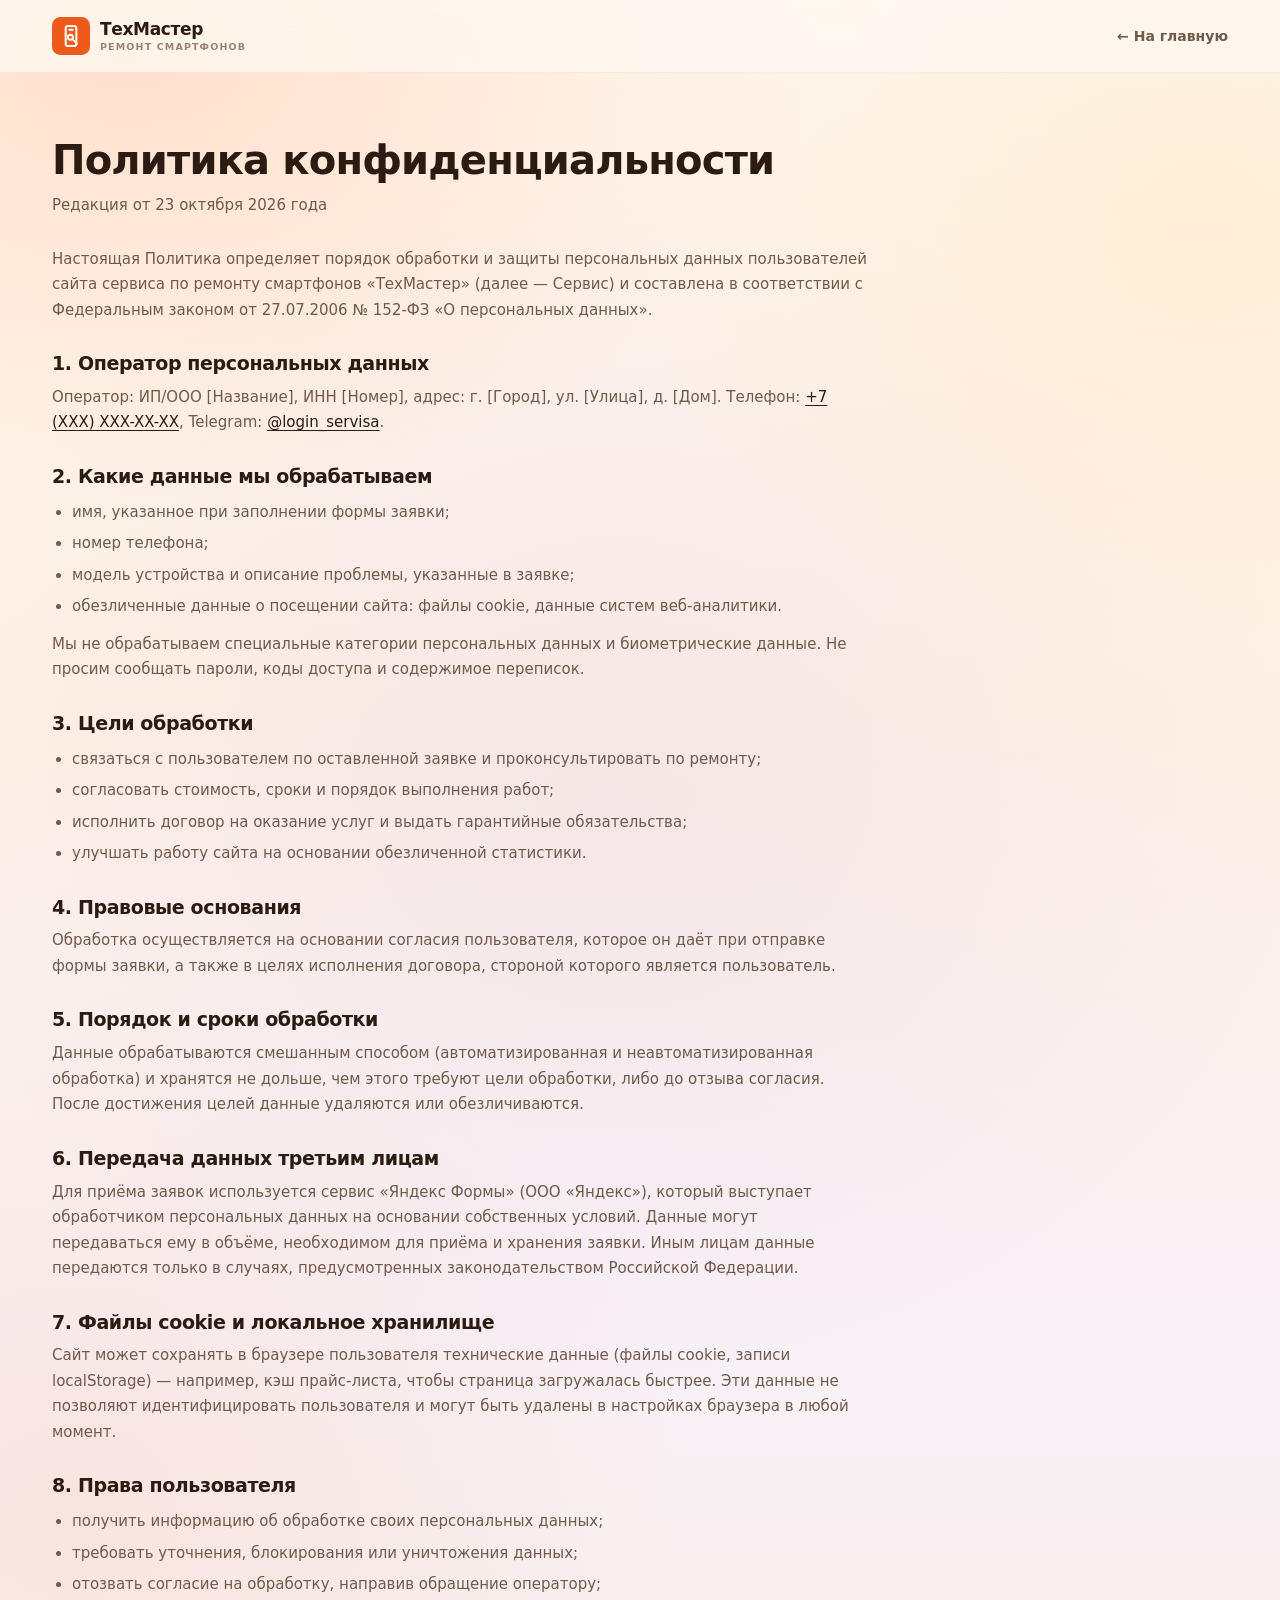
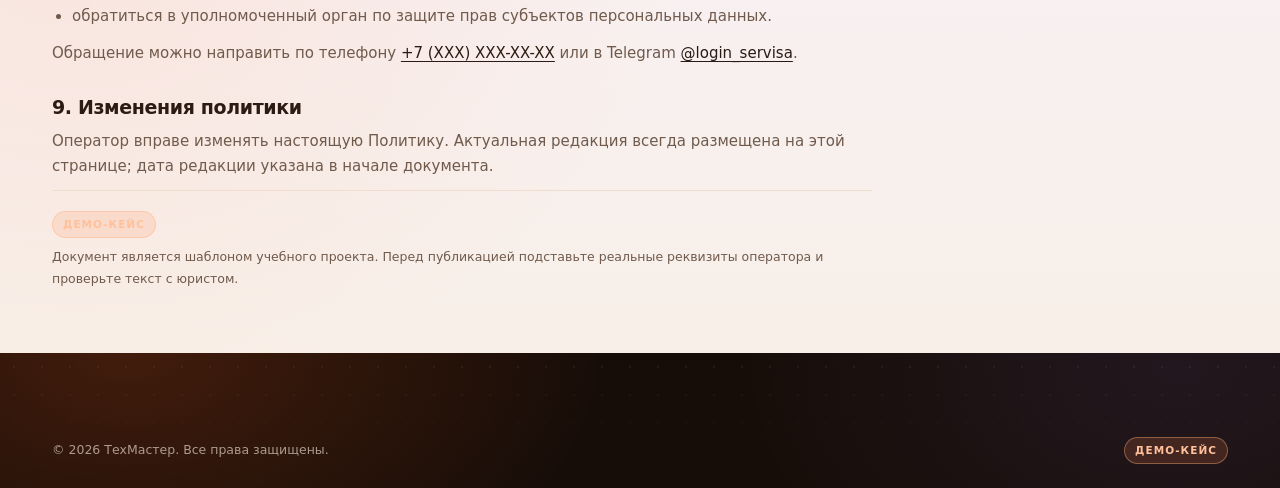
<file: privacy.html>
<!DOCTYPE html>
<html lang="ru" class="no-js">
<head>
  <meta charset="utf-8">
  <meta name="viewport" content="width=device-width, initial-scale=1">
  <title>Политика конфиденциальности — ТехМастер</title>
  <meta name="description" content="Политика обработки персональных данных сервиса по ремонту смартфонов ТехМастер.">
  <meta name="robots" content="noindex, follow">
  <meta name="theme-color" content="#1E120B">
  <link rel="icon" href="assets/favicon.svg" type="image/svg+xml">
  <link rel="stylesheet" href="css/style.css">
  <script>document.documentElement.classList.replace('no-js', 'js');</script>
</head>
<body>
  <a class="skip-link" href="#main">Перейти к содержанию</a>

  <header class="header">
    <div class="container header__inner">
      <a class="logo" href="index.html" aria-label="ТехМастер — на главную">
        <span class="logo__mark" aria-hidden="true">
          <svg viewBox="0 0 64 64"><rect width="64" height="64" rx="14" fill="currentColor"/><rect x="23" y="15" width="18" height="34" rx="4" fill="none" stroke="#fff" stroke-width="3.4"/><path d="M29 21.5h6" stroke="#fff" stroke-width="3.4" stroke-linecap="round"/><circle cx="31" cy="34" r="4.2" fill="none" stroke="#fff" stroke-width="3.2"/><path d="M36 39 42 45" stroke="#fff" stroke-width="3.2" stroke-linecap="round"/></svg>
        </span>
        <span class="logo__text">ТехМастер<small>ремонт смартфонов</small></span>
      </a>
      <a class="legal__back" href="index.html">← На главную</a>
    </div>
  </header>

  <main class="legal" id="main">
    <div class="container">
      <div class="legal__inner">
        <h1>Политика конфиденциальности</h1>
        <p class="legal__meta">Редакция от 23 октября 2026 года</p>

        <p>
          Настоящая Политика определяет порядок обработки и защиты персональных данных пользователей сайта
          сервиса по ремонту смартфонов «ТехМастер» (далее — Сервис) и составлена в соответствии с
          Федеральным законом от 27.07.2006 № 152-ФЗ «О персональных данных».
        </p>

        <h2>1. Оператор персональных данных</h2>
        <p>
          Оператор: ИП/ООО [Название], ИНН [Номер], адрес: г. [Город], ул. [Улица], д. [Дом].
          Телефон: <a href="tel:+70000000000">+7 (XXX) XXX-XX-XX</a>, Telegram:
          <a href="https://t.me/login_servisa" target="_blank" rel="noopener">@login_servisa</a>.
        </p>

        <h2>2. Какие данные мы обрабатываем</h2>
        <ul>
          <li>имя, указанное при заполнении формы заявки;</li>
          <li>номер телефона;</li>
          <li>модель устройства и описание проблемы, указанные в заявке;</li>
          <li>обезличенные данные о посещении сайта: файлы cookie, данные систем веб-аналитики.</li>
        </ul>
        <p>
          Мы не обрабатываем специальные категории персональных данных и биометрические данные.
          Не просим сообщать пароли, коды доступа и содержимое переписок.
        </p>

        <h2>3. Цели обработки</h2>
        <ul>
          <li>связаться с пользователем по оставленной заявке и проконсультировать по ремонту;</li>
          <li>согласовать стоимость, сроки и порядок выполнения работ;</li>
          <li>исполнить договор на оказание услуг и выдать гарантийные обязательства;</li>
          <li>улучшать работу сайта на основании обезличенной статистики.</li>
        </ul>

        <h2>4. Правовые основания</h2>
        <p>
          Обработка осуществляется на основании согласия пользователя, которое он даёт при отправке формы
          заявки, а также в целях исполнения договора, стороной которого является пользователь.
        </p>

        <h2>5. Порядок и сроки обработки</h2>
        <p>
          Данные обрабатываются смешанным способом (автоматизированная и неавтоматизированная обработка)
          и хранятся не дольше, чем этого требуют цели обработки, либо до отзыва согласия. После достижения
          целей данные удаляются или обезличиваются.
        </p>

        <h2>6. Передача данных третьим лицам</h2>
        <p>
          Для приёма заявок используется сервис «Яндекс Формы» (ООО «Яндекс»), который выступает
          обработчиком персональных данных на основании собственных условий. Данные могут передаваться
          ему в объёме, необходимом для приёма и хранения заявки. Иным лицам данные передаются только
          в случаях, предусмотренных законодательством Российской Федерации.
        </p>

        <h2>7. Файлы cookie и локальное хранилище</h2>
        <p>
          Сайт может сохранять в браузере пользователя технические данные (файлы cookie, записи
          localStorage) — например, кэш прайс-листа, чтобы страница загружалась быстрее. Эти данные не
          позволяют идентифицировать пользователя и могут быть удалены в настройках браузера в любой момент.
        </p>

        <h2>8. Права пользователя</h2>
        <ul>
          <li>получить информацию об обработке своих персональных данных;</li>
          <li>требовать уточнения, блокирования или уничтожения данных;</li>
          <li>отозвать согласие на обработку, направив обращение оператору;</li>
          <li>обратиться в уполномоченный орган по защите прав субъектов персональных данных.</li>
        </ul>
        <p>
          Обращение можно направить по телефону <a href="tel:+70000000000">+7 (XXX) XXX-XX-XX</a>
          или в Telegram <a href="https://t.me/login_servisa" target="_blank" rel="noopener">@login_servisa</a>.
        </p>

        <h2>9. Изменения политики</h2>
        <p>
          Оператор вправе изменять настоящую Политику. Актуальная редакция всегда размещена на этой
          странице; дата редакции указана в начале документа.
        </p>

        <p class="legal__demo">
          <span class="footer__demo-badge">Демо-кейс</span>
          Документ является шаблоном учебного проекта. Перед публикацией подставьте реальные
          реквизиты оператора и проверьте текст с юристом.
        </p>
      </div>
    </div>
  </main>

  <footer class="footer">
    <div class="container footer__bottom" style="margin-top:0;border-top:0;">
      <p class="footer__copy">© 2026 ТехМастер. Все права защищены.</p>
      <p class="footer__demo"><span class="footer__demo-badge">Демо-кейс</span></p>
    </div>
  </footer>
</body>
</html>
</file>
<file: css/style.css>
/* ==========================================================
   ТехМастер — лендинг сервиса по ремонту смартфонов
   Чистый CSS, mobile-first, без фреймворков
   ========================================================== */

:root {
  --ink: #1E120B;
  --ink-2: #2F1C11;
  --text: #2B1B12;
  --muted: #705A4C;
  --muted-2: #9B8273;
  --bg: #FFF8F1;
  --tint: #FFEFE3;
  --line: #F0DCCC;
  --accent: #ED5A1C;
  --accent-2: #FF8A4C;
  --accent-soft: #FFE7D7;
  --red: #CF4736;
  --red-soft: #FCE6E1;
  --success: #2F8F5B;
  --gold: #E8A23A;
  --cream: #FFF6EE;
  --peach: #FFD9BC;
  --lavender: #E9E3F8;
  --card-bg: linear-gradient(155deg, rgba(255, 255, 255, .88), rgba(255, 246, 238, .72));
  --radius: 20px;
  --shadow-sm: 0 1px 2px rgba(76, 39, 17, .05);
  --shadow-md: 0 18px 40px -24px rgba(76, 39, 17, .28);
  --shadow-lg: 0 30px 70px -50px rgba(76, 39, 17, .4);
  --container: 1200px;
}

*,
*::before,
*::after {
  box-sizing: border-box;
}

html {
  scroll-behavior: smooth;
  scroll-padding-top: 84px;
  -webkit-text-size-adjust: 100%;
}

body {
  margin: 0;
  font-family: system-ui, -apple-system, "Segoe UI", Roboto, "Helvetica Neue", Arial, sans-serif;
  font-size: 16px;
  line-height: 1.6;
  color: var(--text);
  background-color: var(--bg);
  background-image:
    radial-gradient(1100px 720px at 10% 2%, rgba(255, 138, 76, .22), transparent 64%),
    radial-gradient(900px 680px at 94% 10%, rgba(255, 196, 107, .17), transparent 66%),
    radial-gradient(1000px 900px at 48% 38%, rgba(139, 112, 232, .08), transparent 70%),
    radial-gradient(900px 760px at 6% 72%, rgba(255, 138, 76, .12), transparent 68%),
    linear-gradient(180deg, #FFF8F1 0%, #FFF0E4 34%, #F8F1F7 64%, #F8EFE5 100%);
  background-repeat: no-repeat;
  -webkit-font-smoothing: antialiased;
  -moz-osx-font-smoothing: grayscale;
  overflow-x: hidden;
}

img {
  display: block;
  max-width: 100%;
  height: auto;
}

a {
  color: inherit;
}

button {
  font: inherit;
  color: inherit;
}

h1, h2, h3, h4 {
  font-weight: 800;
  line-height: 1.15;
  letter-spacing: -.02em;
  margin: 0;
}

p {
  margin: 0;
}

[hidden] {
  display: none !important;
}

::selection {
  background: var(--accent);
  color: #fff;
}

:focus-visible {
  outline: 3px solid rgba(237, 90, 28, .45);
  outline-offset: 3px;
  border-radius: 6px;
}

.visually-hidden {
  position: absolute !important;
  width: 1px;
  height: 1px;
  padding: 0;
  margin: -1px;
  overflow: hidden;
  clip: rect(0 0 0 0);
  white-space: nowrap;
  border: 0;
}

.sprite {
  display: none;
}

.icon {
  width: 1.25em;
  height: 1.25em;
  flex: none;
  fill: none;
  stroke: currentColor;
  stroke-width: 1.7;
  stroke-linecap: round;
  stroke-linejoin: round;
  vertical-align: middle;
}

.nowrap {
  white-space: nowrap;
}

.skip-link {
  position: absolute;
  left: -9999px;
  top: 8px;
  z-index: 999;
  background: var(--cream);
  color: var(--ink);
  padding: 10px 16px;
  border-radius: 10px;
  font-weight: 600;
  text-decoration: none;
  box-shadow: var(--shadow-md);
}

.skip-link:focus {
  left: 12px;
}

.container {
  width: 100%;
  max-width: calc(var(--container) + 40px);
  margin-inline: auto;
  padding-inline: clamp(16px, 4vw, 32px);
}

/* ============ Header ============ */

.header {
  position: sticky;
  top: 0;
  z-index: 100;
  background: rgba(255, 248, 241, .82);
  -webkit-backdrop-filter: blur(16px) saturate(1.2);
  backdrop-filter: blur(16px) saturate(1.2);
  border-bottom: 1px solid rgba(237, 90, 28, .1);
  transition: background .25s ease, box-shadow .25s ease;
}

.header__inner {
  display: flex;
  align-items: center;
  justify-content: space-between;
  gap: 16px;
  height: 64px;
}

.logo {
  display: inline-flex;
  align-items: center;
  gap: 10px;
  text-decoration: none;
  color: inherit;
  flex: none;
}

.logo__mark {
  display: block;
  width: 38px;
  height: 38px;
  color: var(--accent);
}

.logo__mark svg {
  display: block;
  width: 100%;
  height: 100%;
}

.logo__text {
  display: flex;
  flex-direction: column;
  font-size: 17px;
  font-weight: 800;
  letter-spacing: -.02em;
  line-height: 1.1;
}

.logo__text small {
  margin-top: 3px;
  font-size: 9.5px;
  font-weight: 700;
  letter-spacing: .12em;
  text-transform: uppercase;
  color: var(--muted-2);
}

.nav {
  display: flex;
  flex-direction: column;
  position: fixed;
  top: 64px;
  left: 0;
  right: 0;
  z-index: 99;
  padding: 6px 20px 20px;
  background: #FFF9F4;
  border-bottom: 1px solid var(--line);
  box-shadow: 0 24px 40px -30px rgba(76, 39, 17, .42);
  opacity: 0;
  visibility: hidden;
  transform: translateY(-6px);
  transition: opacity .2s ease, transform .2s ease, visibility .2s;
}

.header.is-open .nav {
  opacity: 1;
  visibility: visible;
  transform: none;
}

.header.is-scrolled {
  background: rgba(255, 248, 241, .94);
  box-shadow: 0 12px 32px -26px rgba(76, 39, 17, .42);
}

.nav a {
  text-decoration: none;
  color: var(--text);
  font-size: 16px;
  font-weight: 500;
}

.nav a:not(.btn) {
  padding: 14px 0;
  border-bottom: 1px solid var(--line);
}

.nav a:not(.btn):hover {
  color: var(--accent);
}

.nav__phone {
  font-weight: 700 !important;
}

.nav__btn {
  margin-top: 14px;
  border-bottom: 0 !important;
}

.header__phone {
  display: none;
  align-items: center;
  gap: 8px;
  font-size: 15px;
  font-weight: 700;
  text-decoration: none;
  white-space: nowrap;
}

.header__phone .icon {
  color: var(--accent);
}

.burger {
  display: inline-flex;
  align-items: center;
  justify-content: center;
  width: 42px;
  height: 42px;
  padding: 0;
  border: 1px solid var(--line);
  border-radius: 12px;
  background: rgba(255, 255, 255, .58);
  cursor: pointer;
  transition: background .2s ease, border-color .2s ease;
}

.burger:hover {
  background: #fff;
  border-color: rgba(237, 90, 28, .3);
}

.burger .icon {
  width: 22px;
  height: 22px;
}

.burger__close {
  display: none;
}

.header.is-open .burger__open {
  display: none;
}

.header.is-open .burger__close {
  display: block;
}

/* ============ Buttons ============ */

.btn {
  position: relative;
  display: inline-flex;
  align-items: center;
  justify-content: center;
  gap: 8px;
  overflow: hidden;
  padding: 13px 22px;
  border: 1px solid transparent;
  border-radius: 12px;
  font-size: 15px;
  font-weight: 700;
  line-height: 1.2;
  text-align: center;
  text-decoration: none;
  cursor: pointer;
  transition: transform .2s ease, box-shadow .2s ease, background .2s ease, border-color .2s ease;
}

.btn--primary {
  background: linear-gradient(135deg, #FF974F 0%, #ED5A1C 52%, #C9430C 100%);
  color: #fff;
  box-shadow: 0 12px 26px -12px rgba(233, 82, 24, .8);
}

.btn--primary::after {
  content: "";
  position: absolute;
  top: -60%;
  left: -90%;
  width: 38%;
  height: 220%;
  background: linear-gradient(90deg, transparent, rgba(255, 255, 255, .34), transparent);
  transform: rotate(18deg);
  transition: left .55s ease;
  pointer-events: none;
}

.btn--primary:hover {
  transform: translateY(-2px);
  box-shadow: 0 18px 34px -14px rgba(233, 82, 24, .88);
}

.btn--primary:hover::after {
  left: 145%;
}

.btn--ghost {
  background: rgba(255, 246, 238, .07);
  border-color: rgba(255, 214, 188, .26);
  color: #FFF6EE;
}

.btn--ghost:hover {
  background: rgba(255, 246, 238, .13);
  border-color: rgba(255, 214, 188, .42);
}

.btn--dark {
  background: var(--ink);
  color: #FFF6EE;
  box-shadow: 0 14px 30px -14px rgba(30, 18, 11, .72);
}

.btn--dark:hover {
  background: var(--ink-2);
  transform: translateY(-2px);
}

.btn:active {
  transform: translateY(0) scale(.99);
}

.btn--lg {
  padding: 16px 26px;
  font-size: 15.5px;
  border-radius: 14px;
}

/* ============ Common sections ============ */

.section {
  position: relative;
  padding-block: clamp(52px, 8vw, 96px);
}

.section--tint {
  background:
    linear-gradient(180deg, rgba(255, 255, 255, .52), rgba(255, 231, 215, .58));
  border-block: 1px solid rgba(237, 90, 28, .06);
}

.section--tint::before {
  content: "";
  position: absolute;
  inset: 0;
  background:
    radial-gradient(620px 340px at 10% 0%, rgba(255, 138, 76, .13), transparent 70%),
    radial-gradient(560px 340px at 92% 100%, rgba(124, 92, 255, .08), transparent 72%);
  pointer-events: none;
}

.section--tint > .container {
  position: relative;
  z-index: 1;
}

.section--dark {
  position: relative;
  background:
    radial-gradient(820px 560px at 12% 0%, rgba(237, 90, 28, .24), transparent 66%),
    radial-gradient(700px 520px at 92% 8%, rgba(255, 196, 107, .13), transparent 68%),
    linear-gradient(150deg, #24150C 0%, #180D08 54%, #211209 100%);
  color: #FFF6EE;
  overflow: hidden;
}

.section--dark::before {
  content: "";
  position: absolute;
  inset: 0;
  background:
    radial-gradient(600px 420px at 18% 26%, rgba(255, 138, 76, .16), transparent 70%),
    radial-gradient(520px 400px at 84% 14%, rgba(139, 112, 232, .1), transparent 72%);
  pointer-events: none;
}

.section--dark::after {
  content: "";
  position: absolute;
  inset: 0;
  background-image: radial-gradient(rgba(255, 236, 220, .16) 1px, transparent 1px);
  background-size: 28px 28px;
  -webkit-mask-image: linear-gradient(180deg, rgba(0, 0, 0, .55), transparent 70%);
  mask-image: linear-gradient(180deg, rgba(0, 0, 0, .55), transparent 70%);
  pointer-events: none;
}

.section--dark > .container {
  position: relative;
  z-index: 1;
}

.section__head {
  max-width: 760px;
  margin-bottom: clamp(28px, 4vw, 44px);
}

.section__head h2 {
  margin: 10px 0 12px;
  font-size: clamp(24px, 4vw, 38px);
  text-wrap: balance;
}

.section__head h2::after {
  content: "";
  display: block;
  width: 56px;
  height: 3px;
  margin-top: 16px;
  border-radius: 999px;
  background: linear-gradient(90deg, var(--accent), var(--gold));
  transform: scaleX(0);
  transform-origin: left;
  transition: transform .75s cubic-bezier(.22, 1, .36, 1) .18s;
}

.section__head.is-visible h2::after {
  transform: scaleX(1);
}

.section__head--light h2::after {
  background: linear-gradient(90deg, #FFB27C, #FFD9A0);
}

.section__lead {
  color: var(--muted);
  font-size: clamp(15px, 1.6vw, 17px);
  line-height: 1.6;
}

.section__head--light .section__lead {
  color: rgba(255, 244, 233, .68);
}

.eyebrow {
  display: inline-flex;
  align-items: center;
  gap: 9px;
  margin: 0;
  font-size: 11.5px;
  font-weight: 800;
  letter-spacing: .14em;
  text-transform: uppercase;
  color: var(--accent);
}

.eyebrow::before {
  content: "";
  width: 20px;
  height: 2px;
  border-radius: 2px;
  background: currentColor;
}

.eyebrow--light {
  color: #FFC09B;
}

.grid {
  display: grid;
  grid-template-columns: 1fr;
  gap: clamp(12px, 2vw, 20px);
}

/* ============ Hero ============ */

.hero {
  position: relative;
  overflow: hidden;
  padding: 40px 0 64px;
  background:
    radial-gradient(880px 600px at 8% 0%, rgba(237, 90, 28, .28), transparent 64%),
    radial-gradient(720px 520px at 92% 16%, rgba(255, 196, 107, .14), transparent 68%),
    radial-gradient(620px 520px at 52% 112%, rgba(139, 112, 232, .14), transparent 70%),
    linear-gradient(155deg, #26160C 0%, #170D08 52%, #201109 100%);
  color: #FFF6EE;
}

.hero::after {
  content: "";
  position: absolute;
  inset: 0;
  background-image: radial-gradient(rgba(255, 236, 220, .18) 1px, transparent 1px);
  background-size: 27px 27px;
  -webkit-mask-image: linear-gradient(180deg, rgba(0, 0, 0, .6), transparent 72%);
  mask-image: linear-gradient(180deg, rgba(0, 0, 0, .6), transparent 72%);
  pointer-events: none;
}

.hero__glow {
  position: absolute;
  inset: -20% -10% auto;
  height: 760px;
  background:
    radial-gradient(620px 420px at 16% 6%, rgba(255, 138, 76, .3), transparent 70%),
    radial-gradient(540px 420px at 88% 14%, rgba(255, 196, 107, .13), transparent 70%),
    radial-gradient(480px 380px at 52% 94%, rgba(139, 112, 232, .12), transparent 72%);
  pointer-events: none;
}

.hero__inner {
  position: relative;
  z-index: 1;
  display: grid;
  gap: 40px;
}

.hero h1 {
  margin: 14px 0 18px;
  font-size: clamp(30px, 7vw, 52px);
  line-height: 1.06;
  letter-spacing: -.03em;
  text-wrap: balance;
}

.hero__accent {
  color: #FFC08A;
}

@supports ((-webkit-background-clip: text) or (background-clip: text)) {
  .hero__accent {
    background: linear-gradient(100deg, #FFE1B8 0%, #FFB27C 46%, #FF7A3D 100%);
    -webkit-background-clip: text;
    background-clip: text;
    color: transparent;
    -webkit-text-fill-color: transparent;
  }
}

.hero__lead {
  max-width: 54ch;
  color: rgba(255, 244, 233, .76);
  font-size: clamp(15px, 1.8vw, 17.5px);
  line-height: 1.65;
}

.hero__lead strong {
  color: #FFE0C6;
}

.hero__actions {
  display: flex;
  flex-wrap: wrap;
  gap: 12px;
  margin-top: 28px;
}

.hero__actions .btn {
  flex: 1 1 230px;
}

.hero__micro {
  margin-top: 14px;
  font-size: 13.5px;
  color: rgba(255, 244, 233, .52);
}

.hero__stats {
  display: flex;
  flex-wrap: wrap;
  gap: 12px 24px;
  margin: 28px 0 0;
  padding: 24px 0 0;
  border-top: 1px solid rgba(255, 214, 188, .14);
  list-style: none;
  font-size: 14px;
  color: rgba(255, 244, 233, .82);
}

.hero__stats li {
  display: inline-flex;
  align-items: center;
  gap: 7px;
}

.hero__stats .icon {
  color: #FFC46B;
  width: 18px;
  height: 18px;
}

.hero__visual {
  position: relative;
  margin-top: 4px;
}

.hero__visual::before {
  content: "";
  position: absolute;
  z-index: 0;
  inset: 6% -5% -4% 8%;
  border-radius: 50%;
  background: radial-gradient(closest-side, rgba(255, 138, 76, .38), transparent 72%);
  filter: blur(28px);
  pointer-events: none;
}

.hero__photo {
  position: relative;
  z-index: 1;
  aspect-ratio: 4 / 3;
  border-radius: 26px;
  overflow: hidden;
  border: 1px solid rgba(255, 224, 198, .22);
  background: linear-gradient(140deg, #3A2112 0%, #24130A 55%, #4A250F 100%);
  box-shadow:
    0 34px 70px -38px rgba(0, 0, 0, .85),
    inset 0 0 0 1px rgba(255, 255, 255, .06);
  transition: transform .55s cubic-bezier(.22, 1, .36, 1), box-shadow .55s ease;
}

.hero__photo:hover {
  transform: translateY(-3px) scale(1.006);
  box-shadow:
    0 44px 80px -40px rgba(0, 0, 0, .9),
    0 0 0 1px rgba(255, 180, 132, .18);
}

.hero__photo img {
  width: 100%;
  height: 100%;
  object-fit: cover;
  opacity: 1;
  transition: opacity .5s ease;
  filter: saturate(1.04) contrast(1.02);
}

.js .hero__photo img {
  opacity: 0;
}

.js .hero__photo.has-photo img {
  opacity: 1;
}

.hero__photo::after {
  content: "";
  position: absolute;
  inset: 0;
  background: linear-gradient(to top, rgba(23, 13, 8, .86), rgba(23, 13, 8, 0) 48%);
  pointer-events: none;
}

.hero__photo.is-failed img {
  display: none;
}

.hero__art {
  position: absolute;
  inset: 0;
  display: none;
  width: 100%;
  height: 100%;
}

.hero__photo.is-failed .hero__art {
  display: block;
}

.hero__photo-caption {
  position: absolute;
  left: 18px;
  right: 18px;
  bottom: 16px;
  z-index: 2;
  display: flex;
  align-items: center;
  gap: 8px;
  font-size: 10.5px;
  font-weight: 800;
  letter-spacing: .11em;
  text-transform: uppercase;
  color: rgba(255, 246, 238, .82);
  text-shadow: 0 1px 12px rgba(23, 13, 8, .5);
}

.hero__photo-caption::before {
  content: "";
  width: 6px;
  height: 6px;
  flex: none;
  border-radius: 50%;
  background: #FFB27C;
  box-shadow: 0 0 0 4px rgba(255, 178, 124, .16);
}

.hero__badges {
  position: relative;
  z-index: 2;
  display: flex;
  flex-wrap: wrap;
  gap: 10px;
  margin-top: 14px;
}

.float-card {
  display: flex;
  align-items: center;
  gap: 10px;
  padding: 11px 15px;
  border: 1px solid rgba(255, 224, 198, .16);
  border-radius: 15px;
  background: rgba(255, 246, 238, .08);
  -webkit-backdrop-filter: blur(12px);
  backdrop-filter: blur(12px);
  color: #FFF6EE;
  box-shadow: 0 18px 36px -28px rgba(0, 0, 0, .8);
  font-size: 13px;
  transition: transform .25s ease, background .25s ease;
}

.float-card:hover {
  transform: translateY(-2px);
  background: rgba(255, 246, 238, .12);
}

.float-card--accent {
  gap: 8px;
  background: linear-gradient(135deg, #FF974F 0%, #ED5A1C 62%, #D44A0E 100%);
  border-color: rgba(255, 226, 204, .3);
  box-shadow: 0 16px 34px -20px rgba(237, 90, 28, .85);
}

.float-card--accent .float-card__label {
  font-size: 10px;
  font-weight: 800;
  letter-spacing: .12em;
  text-transform: uppercase;
  opacity: .9;
}

.float-card--accent strong {
  font-size: 19px;
  line-height: 1;
}

.float-card--time .icon {
  color: #FFB27C;
  width: 21px;
  height: 21px;
}

.float-card--time div {
  display: flex;
  flex-direction: column;
  line-height: 1.25;
}

.float-card--time strong {
  font-size: 14px;
}

.float-card--time span {
  font-size: 11.5px;
  color: rgba(255, 244, 233, .58);
}

/* ============ Cards ============ */

.card {
  padding: clamp(20px, 2.4vw, 26px);
  background: var(--card-bg);
  border: 1px solid rgba(255, 255, 255, .78);
  border-radius: var(--radius);
  box-shadow:
    inset 0 1px 0 rgba(255, 255, 255, .9),
    0 20px 44px -38px rgba(76, 39, 17, .36);
  -webkit-backdrop-filter: blur(10px);
  backdrop-filter: blur(10px);
  transition: transform .25s ease, box-shadow .25s ease, border-color .25s ease;
}

.card:hover {
  transform: translateY(-4px);
  box-shadow:
    inset 0 1px 0 rgba(255, 255, 255, .9),
    0 28px 56px -36px rgba(76, 39, 17, .42);
  border-color: rgba(237, 90, 28, .24);
}

.card h3 {
  margin: 16px 0 8px;
  font-size: 18px;
}

.card p {
  color: var(--muted);
  font-size: 14.6px;
  line-height: 1.62;
}

.card__icon {
  display: inline-flex;
  align-items: center;
  justify-content: center;
  width: 46px;
  height: 46px;
  border-radius: 13px;
  background: linear-gradient(145deg, #FFE6D6, #FFD2B7);
  color: #C74612;
  font-size: 22px;
  box-shadow: inset 0 1px 0 rgba(255, 255, 255, .7);
}

.card__icon .icon {
  width: 22px;
  height: 22px;
}

.card__icon--red {
  background: linear-gradient(145deg, #FCE7E2, #F7D3CB);
  color: var(--red);
}

.glass {
  padding: clamp(20px, 2.4vw, 26px);
  background: linear-gradient(155deg, rgba(255, 246, 238, .08), rgba(255, 246, 238, .035));
  border: 1px solid rgba(255, 220, 192, .15);
  border-radius: var(--radius);
  -webkit-backdrop-filter: blur(10px);
  backdrop-filter: blur(10px);
  box-shadow: inset 0 1px 0 rgba(255, 255, 255, .06);
  transition: background .25s ease, border-color .25s ease, transform .25s ease;
}

.glass:hover {
  background: linear-gradient(155deg, rgba(255, 246, 238, .12), rgba(255, 246, 238, .055));
  border-color: rgba(255, 184, 138, .3);
  transform: translateY(-3px);
}

.glass__icon {
  display: inline-flex;
  align-items: center;
  justify-content: center;
  width: 46px;
  height: 46px;
  border-radius: 13px;
  background: linear-gradient(145deg, rgba(255, 138, 76, .3), rgba(237, 90, 28, .14));
  color: #FFC09B;
  box-shadow: inset 0 1px 0 rgba(255, 255, 255, .1);
}

.glass__icon .icon {
  width: 22px;
  height: 22px;
}

.glass h3 {
  margin: 16px 0 8px;
  color: #FFF6EE;
  font-size: 18px;
}

.glass p {
  color: rgba(255, 244, 233, .68);
  font-size: 14.6px;
  line-height: 1.62;
}

/* ============ Services ============ */

.service {
  padding: clamp(18px, 2.2vw, 24px);
  background: var(--card-bg);
  border: 1px solid rgba(255, 255, 255, .78);
  border-radius: var(--radius);
  box-shadow:
    inset 0 1px 0 rgba(255, 255, 255, .9),
    0 18px 40px -38px rgba(76, 39, 17, .32);
  -webkit-backdrop-filter: blur(10px);
  backdrop-filter: blur(10px);
  transition: transform .25s ease, box-shadow .25s ease, border-color .25s ease;
}

.service:hover {
  transform: translateY(-4px);
  box-shadow:
    inset 0 1px 0 rgba(255, 255, 255, .9),
    0 26px 52px -36px rgba(76, 39, 17, .4);
  border-color: rgba(237, 90, 28, .24);
}

.service__icon {
  display: inline-flex;
  align-items: center;
  justify-content: center;
  width: 44px;
  height: 44px;
  border-radius: 12px;
  background: linear-gradient(145deg, #FFE6D6, #FFD2B7);
  color: #C74612;
  box-shadow: inset 0 1px 0 rgba(255, 255, 255, .7);
}

.service__icon .icon {
  width: 22px;
  height: 22px;
}

.service h3 {
  margin: 14px 0 6px;
  font-size: 17px;
}

.service p {
  color: var(--muted);
  font-size: 14.2px;
  line-height: 1.6;
}

.services__note {
  margin-top: clamp(20px, 3vw, 28px);
  color: var(--muted);
  font-size: 15px;
}

.services__note a {
  color: var(--accent);
  font-weight: 600;
  text-underline-offset: 3px;
}

/* ============ Price ============ */

.price-card {
  padding: clamp(18px, 3vw, 34px);
  background: var(--card-bg);
  border: 1px solid rgba(255, 255, 255, .82);
  border-radius: 24px;
  box-shadow:
    inset 0 1px 0 rgba(255, 255, 255, .92),
    0 30px 70px -50px rgba(76, 39, 17, .42);
  -webkit-backdrop-filter: blur(10px);
  backdrop-filter: blur(10px);
}

.price-card__top {
  display: flex;
  flex-wrap: wrap;
  align-items: center;
  justify-content: space-between;
  gap: 10px 16px;
  padding-bottom: 16px;
  border-bottom: 1px solid var(--line);
}

.price-live {
  display: flex;
  align-items: center;
  gap: 9px;
  font-size: 13.5px;
  color: var(--muted);
}

.price-live__dot {
  width: 8px;
  height: 8px;
  border-radius: 50%;
  background: var(--success);
  animation: pulse 2.4s infinite;
  flex: none;
}

@keyframes pulse {
  0% { box-shadow: 0 0 0 0 rgba(18, 161, 80, .45); }
  70% { box-shadow: 0 0 0 8px rgba(18, 161, 80, 0); }
  100% { box-shadow: 0 0 0 0 rgba(18, 161, 80, 0); }
}

.price-card__phone {
  display: inline-flex;
  align-items: center;
  gap: 8px;
  font-size: 14px;
  font-weight: 600;
  text-decoration: none;
}

.price-card__phone .icon {
  color: var(--accent);
}

.price-card__phone:hover {
  color: var(--accent);
}

.price-table {
  width: 100%;
  border-collapse: collapse;
}

.price-table thead th {
  padding: 16px 0 10px;
  border-bottom: 1px solid var(--line);
  font-size: 11px;
  font-weight: 800;
  letter-spacing: .1em;
  text-transform: uppercase;
  color: var(--muted-2);
  text-align: left;
}

.price-table thead th:last-child {
  text-align: right;
}

.price-table td {
  padding: 12px 0;
  border-bottom: 1px dashed #EFD9C9;
  font-size: 14.5px;
  line-height: 1.5;
  vertical-align: top;
}

.price-table td:first-child {
  padding-right: 16px;
}

.price-table td:last-child {
  text-align: right;
  white-space: nowrap;
  font-weight: 700;
  color: var(--ink);
}

.price-table tr:last-child td {
  border-bottom: 0;
}

.price-table tbody tr:not(.price-group):hover td {
  background: rgba(255, 235, 220, .5);
}

.price-group th {
  padding: 24px 0 10px;
  font-size: 14.5px;
  font-weight: 800;
  text-align: left;
  color: var(--ink);
}

.price-group:first-child th {
  padding-top: 16px;
}

.price-group th::before {
  content: "";
  display: inline-block;
  width: 6px;
  height: 6px;
  margin-right: 8px;
  border-radius: 50%;
  background: var(--accent);
  vertical-align: middle;
}

.price-note {
  display: flex;
  align-items: flex-start;
  gap: 10px;
  margin-top: 18px;
  padding: 12px 14px;
  background: #FFF3E9;
  border: 1px solid #F6CFB8;
  border-radius: 12px;
  font-size: 13.5px;
  line-height: 1.5;
  color: #8A3B18;
}

.price-note .icon {
  margin-top: 1px;
  color: var(--accent);
}

.price-note a {
  font-weight: 700;
}

.price-card__foot {
  margin-top: 20px;
  padding-top: 16px;
  border-top: 1px solid var(--line);
  font-size: 12.5px;
  line-height: 1.6;
  color: var(--muted-2);
}

/* ============ Steps ============ */

.steps {
  display: grid;
  gap: 14px;
  margin: 0;
  padding: 0;
  list-style: none;
  counter-reset: step;
}

.step {
  position: relative;
  padding: 22px;
  background: var(--card-bg);
  border: 1px solid rgba(255, 255, 255, .78);
  border-radius: 18px;
  box-shadow:
    inset 0 1px 0 rgba(255, 255, 255, .9),
    0 18px 40px -38px rgba(76, 39, 17, .3);
  -webkit-backdrop-filter: blur(10px);
  backdrop-filter: blur(10px);
}

.step__num {
  display: inline-flex;
  align-items: center;
  justify-content: center;
  width: 40px;
  height: 40px;
  border-radius: 12px;
  background: linear-gradient(145deg, #332014, #1E120B);
  color: #FFC09B;
  font-size: 12.5px;
  font-weight: 800;
  letter-spacing: .05em;
  box-shadow: inset 0 1px 0 rgba(255, 255, 255, .12);
}

.step h3 {
  margin: 14px 0 8px;
  font-size: 17px;
}

.step p {
  color: var(--muted);
  font-size: 14.2px;
  line-height: 1.6;
}

/* ============ CTA ============ */

.cta__card {
  position: relative;
  display: grid;
  gap: 24px;
  overflow: hidden;
  padding: clamp(24px, 4vw, 44px);
  border-radius: 28px;
  background:
    radial-gradient(520px 300px at 88% 18%, rgba(255, 224, 180, .3), transparent 70%),
    linear-gradient(120deg, #FF8A4C 0%, #ED5A1C 55%, #B93A0C 100%);
  color: #fff;
  box-shadow: 0 40px 80px -50px rgba(233, 82, 24, .9);
}

.cta__card::before {
  content: "";
  position: absolute;
  inset: 0;
  background-image: radial-gradient(rgba(255, 255, 255, .24) 1px, transparent 1px);
  background-size: 22px 22px;
  -webkit-mask-image: linear-gradient(110deg, transparent 25%, rgba(0, 0, 0, .7) 100%);
  mask-image: linear-gradient(110deg, transparent 25%, rgba(0, 0, 0, .7) 100%);
  pointer-events: none;
}

.cta__card::after {
  content: "";
  position: absolute;
  right: -120px;
  top: -120px;
  width: 340px;
  height: 340px;
  border-radius: 50%;
  background: rgba(255, 244, 233, .14);
  box-shadow: 0 0 0 40px rgba(255, 244, 233, .05);
  pointer-events: none;
}

.cta__text {
  position: relative;
  z-index: 1;
}

.cta h2 {
  margin-bottom: 12px;
  color: #fff;
  font-size: clamp(24px, 4vw, 36px);
}

.cta p {
  max-width: 58ch;
  color: rgba(255, 248, 242, .9);
  font-size: 15.5px;
  line-height: 1.6;
}

.cta__actions {
  position: relative;
  z-index: 1;
  display: flex;
  flex-direction: column;
  align-items: flex-start;
  gap: 12px;
}

.cta__phone {
  font-size: 13.5px;
  color: rgba(255, 255, 255, .85);
  text-decoration: none;
}

.cta__phone:hover {
  color: #fff;
  text-decoration: underline;
}

/* ============ Reviews ============ */

.review {
  position: relative;
  display: flex;
  flex-direction: column;
  gap: 14px;
  overflow: hidden;
  margin: 0;
  padding: clamp(20px, 2.6vw, 28px);
  background: var(--card-bg);
  border: 1px solid rgba(255, 255, 255, .78);
  border-radius: var(--radius);
  box-shadow:
    inset 0 1px 0 rgba(255, 255, 255, .9),
    0 18px 40px -38px rgba(76, 39, 17, .3);
  -webkit-backdrop-filter: blur(10px);
  backdrop-filter: blur(10px);
  transition: transform .25s ease, box-shadow .25s ease, border-color .25s ease;
}

.review::before {
  content: "“";
  position: absolute;
  top: -10px;
  right: 18px;
  font-family: Georgia, "Times New Roman", serif;
  font-size: 92px;
  line-height: 1;
  color: rgba(237, 90, 28, .1);
  pointer-events: none;
}

.review:hover {
  transform: translateY(-3px);
  border-color: rgba(237, 90, 28, .22);
  box-shadow:
    inset 0 1px 0 rgba(255, 255, 255, .9),
    0 26px 52px -36px rgba(76, 39, 17, .4);
}

.review__stars {
  display: flex;
  gap: 3px;
  color: var(--gold);
}

.review__stars .icon {
  width: 16px;
  height: 16px;
}

.review blockquote {
  margin: 0;
  font-size: 15.5px;
  line-height: 1.65;
}

.review figcaption {
  display: flex;
  flex-direction: column;
  gap: 2px;
  margin-top: auto;
  padding-top: 14px;
  border-top: 1px solid var(--line);
}

.review figcaption strong {
  font-size: 14.5px;
}

.review figcaption span {
  font-size: 12.5px;
  color: var(--muted);
}

/* ============ Form ============ */

.form-wrap {
  display: grid;
  gap: 28px;
}

.form-wrap h2 {
  margin: 10px 0 14px;
  font-size: clamp(24px, 4vw, 38px);
}

.form-wrap__lead {
  margin-bottom: 22px;
  color: var(--muted);
  font-size: 15.5px;
}

.form-wrap__list {
  display: grid;
  gap: 10px;
  margin: 0 0 24px;
  padding: 0;
  list-style: none;
  font-size: 14.6px;
}

.form-wrap__list li {
  display: flex;
  align-items: center;
  gap: 9px;
}

.form-wrap__list .icon {
  color: var(--success);
}

.form-wrap__fallback {
  margin: 0;
  padding-top: 18px;
  border-top: 1px solid var(--line);
  font-size: 13px;
  color: var(--muted);
}

.form-wrap__fallback a {
  font-weight: 700;
  color: var(--ink);
}

.form-wrap__fallback-link {
  color: var(--accent) !important;
}

.form-wrap__fallback a[href^="tel:"] {
  white-space: nowrap;
}

.form-card {
  padding: clamp(10px, 2vw, 18px);
  background: var(--card-bg);
  border: 1px solid rgba(255, 255, 255, .82);
  border-radius: 24px;
  box-shadow:
    inset 0 1px 0 rgba(255, 255, 255, .92),
    0 30px 70px -50px rgba(76, 39, 17, .38);
  -webkit-backdrop-filter: blur(10px);
  backdrop-filter: blur(10px);
}

.form-frame {
  position: relative;
  min-height: 520px;
  border-radius: 14px;
  overflow: hidden;
  background: #FFF9F4;
}

.form-frame iframe {
  position: relative;
  z-index: 1;
  display: block;
  width: 100%;
  max-width: 650px;
  min-height: 500px;
  margin: 0 auto;
  border: 0;
  background: #FFF9F4;
  opacity: 0;
  transition: opacity .3s ease;
}

.form-frame.is-loaded iframe {
  opacity: 1;
}

.form-frame__skeleton {
  position: absolute;
  inset: 0;
  z-index: 0;
  display: flex;
  flex-direction: column;
  gap: 12px;
  padding: 26px 20px;
}

.form-frame__skeleton span {
  display: block;
  height: 46px;
  border-radius: 10px;
  background: linear-gradient(90deg, #FFE8D8 25%, #FFF7F0 50%, #FFE8D8 75%);
  background-size: 200% 100%;
  animation: shimmer 1.4s infinite;
}

.form-frame__skeleton span:nth-child(3) {
  height: 90px;
}

.form-frame__skeleton p {
  margin-top: 4px;
  text-align: center;
  font-size: 13px;
  color: var(--muted-2);
}

@keyframes shimmer {
  to { background-position: -200% 0; }
}

.form-frame.is-loaded .form-frame__skeleton {
  display: none;
}

.form-frame.is-failed iframe,
.form-frame.is-failed .form-frame__skeleton {
  display: none;
}

.form-frame__fallback {
  position: relative;
  z-index: 2;
  display: flex;
  flex-direction: column;
  align-items: flex-start;
  justify-content: center;
  gap: 12px;
  min-height: 500px;
  padding: clamp(24px, 5vw, 48px);
  background:
    radial-gradient(420px 260px at 12% 8%, rgba(255, 138, 76, .16), transparent 70%),
    #FFF9F4;
}

.form-frame__fallback[hidden] {
  display: none;
}

.form-frame__fallback-icon {
  display: inline-flex;
  align-items: center;
  justify-content: center;
  width: 52px;
  height: 52px;
  margin-bottom: 4px;
  border-radius: 15px;
  background: linear-gradient(145deg, #FFE6D6, #FFD2B7);
  color: #C74612;
  box-shadow: inset 0 1px 0 rgba(255, 255, 255, .7);
}

.form-frame__fallback-icon .icon {
  width: 25px;
  height: 25px;
}

.form-frame__fallback h3 {
  font-size: clamp(20px, 3vw, 24px);
}

.form-frame__fallback p {
  max-width: 46ch;
  color: var(--muted);
  font-size: 14.5px;
  line-height: 1.6;
}

.form-frame__fallback .btn {
  margin-top: 6px;
}

.form-frame__fallback-sub {
  font-size: 13px !important;
}

.form-frame__fallback-sub a {
  color: var(--accent);
  font-weight: 700;
  text-underline-offset: 3px;
}

.form-card__note {
  margin: 14px 4px 2px;
  text-align: center;
  font-size: 12px;
  line-height: 1.5;
  color: var(--muted-2);
}

.form-card__note a {
  color: var(--muted);
  text-decoration: underline;
  text-underline-offset: 2px;
}

/* ============ Contacts ============ */

.contacts {
  display: grid;
  gap: 20px;
}

.contact-list {
  display: grid;
  gap: 18px;
  margin: 0;
  padding: 0;
  list-style: none;
}

.contact-list li {
  display: flex;
  align-items: flex-start;
  gap: 14px;
}

.contact-list__icon {
  display: inline-flex;
  align-items: center;
  justify-content: center;
  width: 42px;
  height: 42px;
  flex: none;
  border-radius: 12px;
  background: linear-gradient(145deg, #FFE6D6, #FFD2B7);
  color: #C74612;
  box-shadow: inset 0 1px 0 rgba(255, 255, 255, .7);
}

.contact-list__icon .icon {
  width: 21px;
  height: 21px;
}

.contact-list__label {
  display: block;
  margin-bottom: 3px;
  font-size: 11px;
  font-weight: 800;
  letter-spacing: .1em;
  text-transform: uppercase;
  color: var(--muted-2);
}

.contact-list p {
  font-size: 15.5px;
  line-height: 1.5;
}

.contact-list p a {
  text-decoration: none;
}

.contact-list p a:hover {
  color: var(--accent);
}

.contact-list__link {
  display: inline-block;
  margin-top: 4px;
  font-size: 13.5px;
  color: var(--accent);
  text-underline-offset: 3px;
}

.contacts__btn {
  margin-top: 26px;
}

.map {
  position: relative;
  min-height: 380px;
  overflow: hidden;
  border: 1px solid rgba(255, 255, 255, .7);
  border-radius: 24px;
  background:
    radial-gradient(420px 300px at 20% 20%, rgba(255, 255, 255, .7), transparent 70%),
    linear-gradient(150deg, #F8EADF 0%, #F1E9F7 100%);
  box-shadow:
    inset 0 1px 0 rgba(255, 255, 255, .8),
    0 24px 50px -42px rgba(76, 39, 17, .4);
}

.map__grid {
  position: absolute;
  inset: 0;
  background-image:
    linear-gradient(rgba(76, 39, 17, .06) 1px, transparent 1px),
    linear-gradient(90deg, rgba(76, 39, 17, .06) 1px, transparent 1px);
  background-size: 44px 44px;
}

.map__road {
  position: absolute;
  background: rgba(255, 255, 255, .9);
  box-shadow: 0 0 0 1px rgba(76, 39, 17, .04);
}

.map__road--h {
  left: -10%;
  right: -10%;
  top: 52%;
  height: 22px;
  transform: rotate(-7deg);
}

.map__road--v {
  top: -10%;
  bottom: -10%;
  left: 38%;
  width: 18px;
  transform: rotate(3deg);
}

.map__pin {
  position: absolute;
  left: 50%;
  top: 42%;
  display: flex;
  align-items: center;
  justify-content: center;
  width: 54px;
  height: 54px;
  border-radius: 50%;
  background: rgba(237, 90, 28, .16);
  color: var(--accent);
  transform: translate(-50%, -50%);
}

.map__pin .icon {
  width: 26px;
  height: 26px;
}

.map__pin::after {
  content: "";
  position: absolute;
  inset: -14px;
  border: 1px solid rgba(237, 90, 28, .3);
  border-radius: 50%;
  animation: ping 2.6s infinite;
}

@keyframes ping {
  0% { transform: scale(.75); opacity: .9; }
  70% { transform: scale(1.15); opacity: 0; }
  100% { transform: scale(1.15); opacity: 0; }
}

.map__card {
  position: absolute;
  left: 16px;
  right: 16px;
  bottom: 16px;
  padding: 16px 18px;
  background: rgba(255, 250, 245, .93);
  -webkit-backdrop-filter: blur(10px);
  backdrop-filter: blur(10px);
  border: 1px solid rgba(255, 255, 255, .8);
  border-radius: 16px;
  box-shadow: 0 18px 40px -34px rgba(76, 39, 17, .38);
}

.map__card strong {
  font-size: 14px;
}

.map__card p {
  margin: 4px 0 8px;
  font-size: 12.5px;
  color: var(--muted);
}

.map__card a {
  font-size: 13px;
  font-weight: 700;
  color: var(--accent);
}

/* ============ Footer ============ */

.footer {
  position: relative;
  overflow: hidden;
  padding: clamp(40px, 6vw, 64px) 0 24px;
  background:
    radial-gradient(700px 420px at 10% 0%, rgba(237, 90, 28, .2), transparent 68%),
    radial-gradient(620px 420px at 92% 10%, rgba(139, 112, 232, .1), transparent 70%),
    #170D08;
  color: rgba(255, 244, 233, .6);
}

.footer::before {
  content: "";
  position: absolute;
  inset: 0;
  background-image: radial-gradient(rgba(255, 236, 220, .13) 1px, transparent 1px);
  background-size: 28px 28px;
  -webkit-mask-image: linear-gradient(180deg, rgba(0, 0, 0, .5), transparent 80%);
  mask-image: linear-gradient(180deg, rgba(0, 0, 0, .5), transparent 80%);
  pointer-events: none;
}

.footer > .container {
  position: relative;
  z-index: 1;
}

.footer__inner {
  display: grid;
  gap: 28px;
}

.footer__col p {
  max-width: 36ch;
  margin-top: 14px;
  font-size: 13.5px;
  line-height: 1.6;
}

.footer__title {
  margin-bottom: 12px;
  color: #fff;
  font-size: 11.5px;
  font-weight: 800;
  letter-spacing: .12em;
  text-transform: uppercase;
}

.footer__links {
  display: grid;
  gap: 8px;
  margin: 0;
  padding: 0;
  list-style: none;
  font-size: 13.5px;
}

.footer__links a {
  text-decoration: none;
  transition: color .2s ease;
}

.footer__links a:hover {
  color: #fff;
}

.logo--footer .logo__text {
  color: #fff;
}

.logo--footer .logo__text small {
  color: rgba(255, 255, 255, .45);
}

.footer__bottom {
  display: flex;
  flex-direction: column;
  gap: 12px;
  margin-top: 36px;
  padding-top: 20px;
  border-top: 1px solid rgba(255, 214, 188, .12);
  font-size: 12.5px;
}

.footer__copy {
  margin: 0;
}

.footer__demo {
  display: flex;
  flex-wrap: wrap;
  align-items: center;
  gap: 8px;
  margin: 0;
}

.footer__demo-badge {
  display: inline-flex;
  padding: 4px 10px;
  border: 1px solid rgba(255, 178, 124, .4);
  border-radius: 999px;
  background: rgba(255, 138, 76, .16);
  color: #FFC09B;
  font-size: 10.5px;
  font-weight: 800;
  letter-spacing: .1em;
  text-transform: uppercase;
}

.footer__demo-text {
  color: rgba(255, 255, 255, .42);
  font-size: 12px;
}

/* ============ Legal page ============ */

.legal {
  padding-block: clamp(32px, 6vw, 64px);
}

.legal__inner {
  max-width: 820px;
}

.legal h1 {
  margin-bottom: 10px;
  font-size: clamp(26px, 4vw, 40px);
}

.legal__meta {
  margin-bottom: 28px;
  font-size: 13px;
  color: var(--muted-2);
}

.legal h2 {
  margin: 30px 0 10px;
  font-size: 19px;
}

.legal p,
.legal li {
  color: var(--muted);
  font-size: 15px;
  line-height: 1.7;
}

.legal p + p {
  margin-top: 10px;
}

.legal ul {
  display: grid;
  gap: 6px;
  margin: 12px 0;
  padding-left: 20px;
}

.legal a {
  color: var(--text);
  text-decoration: underline;
  text-underline-offset: 3px;
}

.legal a:hover {
  color: var(--accent);
}

.legal__back {
  font-size: 14px;
  font-weight: 600;
  text-decoration: none;
  color: var(--muted);
}

.legal__back:hover {
  color: var(--accent);
}

.legal__demo {
  display: flex;
  flex-wrap: wrap;
  align-items: center;
  gap: 8px;
  margin-top: 36px;
  padding-top: 20px;
  border-top: 1px solid var(--line);
  font-size: 12.5px !important;
}

/* ============ Mobile sticky CTA ============ */

.mobile-cta {
  position: fixed;
  left: 0;
  right: 0;
  bottom: 0;
  z-index: 90;
  display: flex;
  gap: 10px;
  padding: 10px 14px calc(10px + env(safe-area-inset-bottom));
  background: rgba(255, 248, 241, .93);
  -webkit-backdrop-filter: blur(14px) saturate(1.2);
  backdrop-filter: blur(14px) saturate(1.2);
  border-top: 1px solid var(--line);
  transform: translateY(110%);
  transition: transform .3s ease;
}

.mobile-cta.is-visible {
  transform: none;
}

.mobile-cta__btn {
  flex: 1;
  display: inline-flex;
  align-items: center;
  justify-content: center;
  gap: 8px;
  padding: 13px 12px;
  border-radius: 12px;
  font-size: 14px;
  font-weight: 700;
  text-decoration: none;
}

.mobile-cta__btn--ghost {
  background: #FFE8D8;
  color: var(--ink);
}

.mobile-cta__btn--primary {
  background: linear-gradient(135deg, #FF974F, #ED5A1C);
  color: #fff;
}

/* ============ Reveal animations ============ */

.js .reveal {
  opacity: 0;
  transform: translateY(22px);
  transition:
    opacity .65s cubic-bezier(.22, 1, .36, 1),
    transform .65s cubic-bezier(.22, 1, .36, 1);
  transition-delay: var(--delay, 0s);
  will-change: opacity, transform;
}

.js .reveal.is-visible {
  opacity: 1;
  transform: none;
}

/* ============ Breakpoints ============ */

@media (min-width: 560px) {
  .hero__actions .btn {
    flex: 0 1 auto;
  }
}

@media (min-width: 640px) {
  .grid--2,
  .grid--3,
  .grid--4 {
    grid-template-columns: repeat(2, minmax(0, 1fr));
  }

  .footer__bottom {
    flex-direction: row;
    align-items: center;
    justify-content: space-between;
  }
}

@media (min-width: 760px) {
  .hero {
    padding: 56px 0 80px;
  }

  .price-table td {
    font-size: 15px;
  }
}

@media (min-width: 900px) and (max-width: 1099px) {
  .hero h1 {
    font-size: clamp(34px, 4.6vw, 46px);
  }
}

@media (min-width: 900px) {
  html {
    scroll-padding-top: 96px;
  }

  .header__inner {
    height: 72px;
  }

  .burger {
    display: none;
  }

  .header__phone {
    display: inline-flex;
  }

  .nav {
    position: static;
    flex-direction: row;
    align-items: center;
    gap: 26px;
    padding: 0;
    background: none;
    border: 0;
    box-shadow: none;
    opacity: 1;
    visibility: visible;
    transform: none;
    font-size: 15px;
  }

  .nav a:not(.btn) {
    padding: 0;
    border: 0;
  }

  .nav__phone,
  .nav__btn {
    display: none;
  }

  .hero__inner {
    grid-template-columns: 1.05fr .95fr;
    align-items: center;
    gap: 48px;
  }

  .hero__visual {
    margin-top: 0;
  }

  .cta__card {
    grid-template-columns: 1.35fr .65fr;
    align-items: center;
  }

  .cta__actions {
    align-items: flex-end;
    text-align: right;
  }

  .steps {
    grid-template-columns: repeat(4, minmax(0, 1fr));
    gap: 16px;
  }

  .step::after {
    content: "";
    position: absolute;
    top: 42px;
    right: -16px;
    width: 16px;
    height: 2px;
    background: var(--line);
  }

  .step:last-child::after {
    display: none;
  }

  .contacts {
    grid-template-columns: 1fr 1fr;
    gap: 28px;
  }

  .map {
    min-height: 440px;
  }

  .mobile-cta {
    display: none;
  }

  .footer__inner {
    grid-template-columns: 1.6fr 1fr 1fr 1.1fr;
    gap: 32px;
  }
}

@media (min-width: 1000px) {
  .grid--3 {
    grid-template-columns: repeat(3, minmax(0, 1fr));
  }

  .grid--4 {
    grid-template-columns: repeat(4, minmax(0, 1fr));
  }

  .form-wrap {
    grid-template-columns: .82fr 1.18fr;
    align-items: start;
    gap: clamp(32px, 5vw, 64px);
  }
}

@media (min-width: 1200px) {
  .hero {
    padding: 72px 0 96px;
  }
}

@media (max-width: 899px) {
  body {
    padding-bottom: 76px;
  }
}

@media (max-width: 380px) {
  .btn--lg {
    padding: 15px 18px;
    font-size: 14.5px;
  }

  .logo__text small {
    display: none;
  }

  .float-card {
    padding: 10px 12px;
  }

  .float-card--accent strong {
    font-size: 18px;
  }

  .hero__stats {
    gap: 10px 16px;
    font-size: 13px;
  }

  .price-card__phone {
    font-size: 13px;
  }
}

/* ============ Reduced motion ============ */

@media (prefers-reduced-motion: reduce) {
  html {
    scroll-behavior: auto;
  }

  .js .reveal {
    opacity: 1;
    transform: none;
    transition: none;
  }

  *,
  *::before,
  *::after {
    animation-duration: .001ms !important;
    animation-iteration-count: 1 !important;
    transition-duration: .001ms !important;
    scroll-behavior: auto !important;
  }
}
</file>
